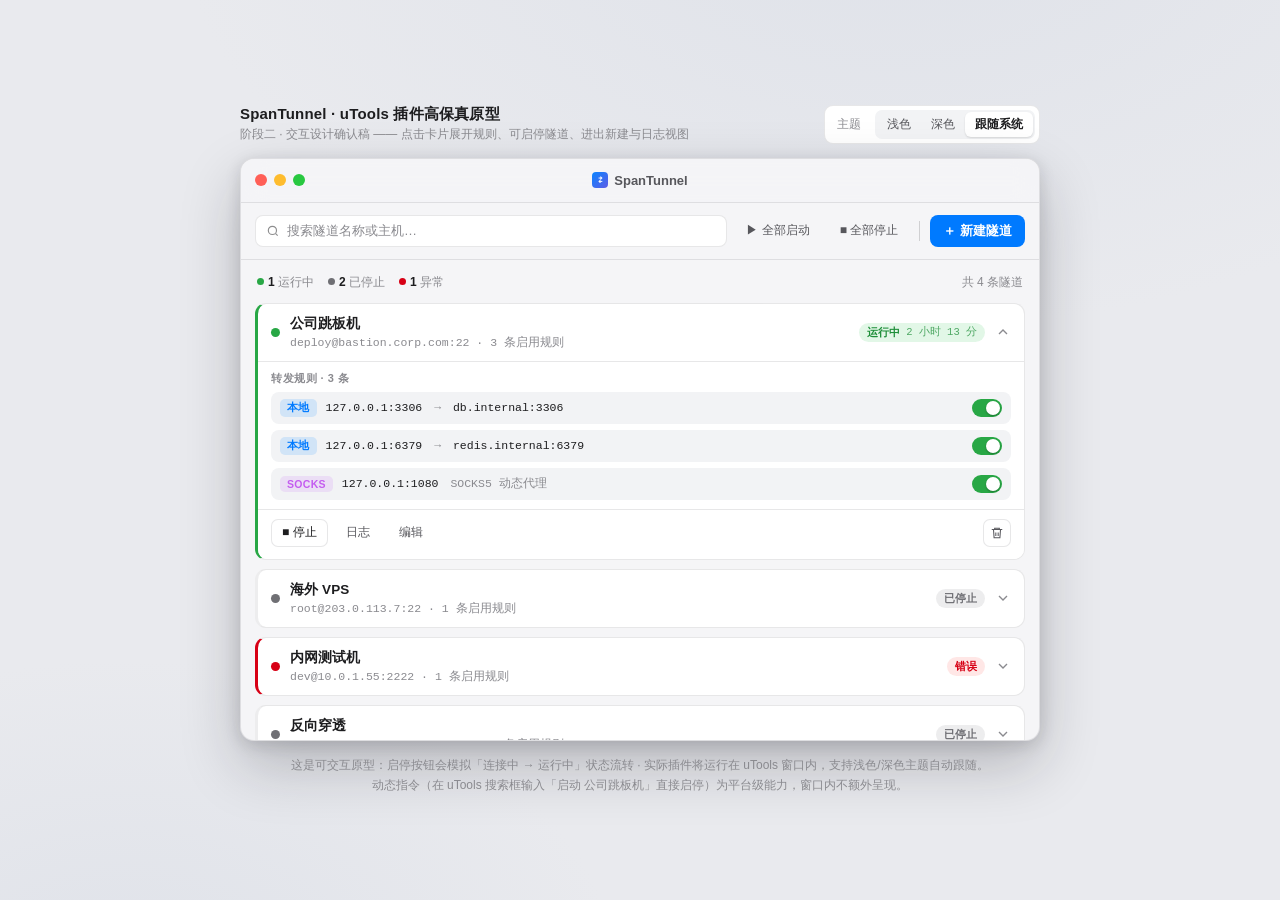
<file: docs/ui-prototype.html>
<!DOCTYPE html>
<html lang="zh-CN">
<head>
<meta charset="utf-8">
<meta name="viewport" content="width=device-width, initial-scale=1">
<title>SpanTunnel · 高保真原型</title>
<style>
  /* ============ 主题令牌 ============ */
  :root{
    --bg:#e9eaee;
    --bg-accent:#dfe2e9;
    --win-bg:#f5f5f7;
    --titlebar:rgba(245,245,247,.82);
    --surface:#ffffff;
    --surface-2:#f2f3f5;
    --surface-3:#e9eaed;
    --border:rgba(60,60,67,.12);
    --border-strong:rgba(60,60,67,.2);
    --text:#1d1d1f;
    --text-2:#57575c;
    --text-3:#8a8a8f;
    --accent:#007aff;
    --accent-press:#0064d1;
    --on-accent:#ffffff;
    --green:#28a745; --green-strong:#1f8f3a; --green-bg:rgba(52,199,89,.14);
    --amber:#b96b00; --amber-bg:rgba(255,159,10,.16);
    --red:#d70015;   --red-bg:rgba(255,59,48,.12);
    --grey:#6f6f74;  --grey-bg:rgba(142,142,147,.16);
    --shadow:0 24px 60px rgba(20,22,30,.24), 0 4px 16px rgba(20,22,30,.14);
    --mono:"SF Mono",SFMono-Regular,Menlo,Consolas,"Liberation Mono",monospace;
    --sans:-apple-system,BlinkMacSystemFont,"SF Pro Text","Segoe UI",Roboto,"PingFang SC","Hiragino Sans GB","Microsoft YaHei",sans-serif;
  }
  @media (prefers-color-scheme: dark){
    :root:not([data-theme="light"]){
      --bg:#111114;
      --bg-accent:#17171c;
      --win-bg:#1c1c1e;
      --titlebar:rgba(30,30,33,.82);
      --surface:#262629;
      --surface-2:#2e2e32;
      --surface-3:#3a3a3f;
      --border:rgba(255,255,255,.10);
      --border-strong:rgba(255,255,255,.2);
      --text:#f5f5f7;
      --text-2:#b4b4ba;
      --text-3:#84848a;
      --accent:#0a84ff;
      --accent-press:#3395ff;
      --on-accent:#ffffff;
      --green:#30d158; --green-strong:#30d158; --green-bg:rgba(48,209,88,.16);
      --amber:#ff9f0a; --amber-bg:rgba(255,159,10,.15);
      --red:#ff453a;   --red-bg:rgba(255,69,58,.16);
      --grey:#98989d;  --grey-bg:rgba(152,152,157,.16);
      --shadow:0 24px 60px rgba(0,0,0,.55), 0 4px 16px rgba(0,0,0,.4);
    }
  }
  :root[data-theme="dark"]{
    --bg:#111114;
    --bg-accent:#17171c;
    --win-bg:#1c1c1e;
    --titlebar:rgba(30,30,33,.82);
    --surface:#262629;
    --surface-2:#2e2e32;
    --surface-3:#3a3a3f;
    --border:rgba(255,255,255,.10);
    --border-strong:rgba(255,255,255,.2);
    --text:#f5f5f7;
    --text-2:#b4b4ba;
    --text-3:#84848a;
    --accent:#0a84ff;
    --accent-press:#3395ff;
    --on-accent:#ffffff;
    --green:#30d158; --green-strong:#30d158; --green-bg:rgba(48,209,88,.16);
    --amber:#ff9f0a; --amber-bg:rgba(255,159,10,.15);
    --red:#ff453a;   --red-bg:rgba(255,69,58,.16);
    --grey:#98989d;  --grey-bg:rgba(152,152,157,.16);
    --shadow:0 24px 60px rgba(0,0,0,.55), 0 4px 16px rgba(0,0,0,.4);
  }

  *{box-sizing:border-box;margin:0;padding:0}
  html,body{height:100%}
  body{
    font-family:var(--sans);
    background:
      radial-gradient(1200px 700px at 70% -10%, var(--bg-accent), transparent 60%),
      radial-gradient(900px 600px at 10% 110%, var(--bg-accent), transparent 55%),
      var(--bg);
    color:var(--text);
    -webkit-font-smoothing:antialiased;
    display:flex;align-items:center;justify-content:center;
    padding:32px 20px;min-height:100vh;
    transition:background .3s;
  }
  .stage{width:800px;max-width:100%;display:flex;flex-direction:column;gap:14px}

  /* ============ 原型顶部说明 ============ */
  .stage-head{display:flex;align-items:center;justify-content:space-between;gap:12px;flex-wrap:wrap}
  .stage-title{display:flex;flex-direction:column;gap:2px}
  .stage-title b{font-size:15px;font-weight:650;letter-spacing:.2px}
  .stage-title span{font-size:12px;color:var(--text-3)}
  .proto-controls{display:flex;align-items:center;gap:6px;background:var(--surface);
    border:1px solid var(--border);border-radius:9px;padding:4px}
  .proto-controls .lbl{font-size:12px;color:var(--text-3);padding:0 8px}
  .seg{display:flex;background:var(--surface-2);border-radius:7px;padding:2px}
  .seg button{border:0;background:transparent;color:var(--text-2);font-size:12px;
    padding:4px 10px;border-radius:6px;cursor:pointer;font-family:inherit}
  .seg button.on{background:var(--surface);color:var(--text);box-shadow:0 1px 2px rgba(0,0,0,.12);font-weight:600}

  /* ============ uTools 窗口 ============ */
  .utools-window{
    width:100%;background:var(--win-bg);
    border:1px solid var(--border);
    border-radius:14px;box-shadow:var(--shadow);overflow:hidden;
    display:flex;flex-direction:column;
  }
  .titlebar{
    height:44px;display:flex;align-items:center;gap:8px;padding:0 14px;
    background:var(--titlebar);backdrop-filter:blur(12px);
    border-bottom:1px solid var(--border);position:relative;flex:none;
  }
  .lights{display:flex;gap:7px}
  .lights i{width:12px;height:12px;border-radius:50%;display:block}
  .lights .r{background:#ff5f57}.lights .y{background:#febc2e}.lights .g{background:#28c840}
  .win-title{position:absolute;left:0;right:0;text-align:center;font-size:13px;
    font-weight:600;color:var(--text-2);pointer-events:none;display:flex;align-items:center;
    justify-content:center;gap:6px}
  .win-title .plg-icon{width:16px;height:16px;border-radius:4px;background:linear-gradient(135deg,#0a84ff,#5e5ce6);
    display:inline-flex;align-items:center;justify-content:center;color:#fff;font-size:9px;font-weight:700}

  /* ============ 工具栏 ============ */
  .toolbar{display:flex;align-items:center;gap:8px;padding:12px 14px;border-bottom:1px solid var(--border);flex:none}
  .search{flex:1;display:flex;align-items:center;gap:7px;background:var(--surface);
    border:1px solid var(--border);border-radius:8px;padding:0 10px;height:32px;min-width:120px}
  .search svg{flex:none;opacity:.5}
  .search input{border:0;outline:0;background:transparent;flex:1;font-family:inherit;
    font-size:13px;color:var(--text)}
  .search input::placeholder{color:var(--text-3)}
  .btn{display:inline-flex;align-items:center;gap:5px;border-radius:8px;cursor:pointer;
    font-family:inherit;font-size:13px;font-weight:500;padding:0 12px;height:32px;
    border:1px solid var(--border);background:var(--surface);color:var(--text);
    transition:filter .12s, transform .05s;white-space:nowrap}
  .btn:hover{filter:brightness(.97)}
  .btn:active{transform:scale(.985)}
  .btn.primary{background:var(--accent);border-color:transparent;color:var(--on-accent);font-weight:600}
  .btn.primary:hover{background:var(--accent-press)}
  .btn.ghost{background:transparent;border-color:transparent;color:var(--text-2)}
  .btn.ghost:hover{background:var(--surface-2)}
  .btn.sm{height:28px;padding:0 10px;font-size:12px;border-radius:7px}
  .btn .ic{width:13px;height:13px}
  .divider{width:1px;height:20px;background:var(--border-strong);margin:0 2px}

  /* ============ 面板主体 ============ */
  .panel{height:480px;overflow-y:auto;position:relative}
  .panel::-webkit-scrollbar{width:9px}
  .panel::-webkit-scrollbar-thumb{background:var(--border-strong);border-radius:9px;border:2px solid var(--win-bg)}
  .view{padding:12px 14px 20px}
  .summary{display:flex;gap:14px;padding:2px 2px 12px;font-size:12px;color:var(--text-3);flex-wrap:wrap}
  .summary b{color:var(--text);font-weight:600}
  .summary .dot{display:inline-block;width:7px;height:7px;border-radius:50%;margin-right:4px;vertical-align:1px}

  /* ============ 隧道卡片 ============ */
  .card{background:var(--surface);border:1px solid var(--border);border-radius:11px;
    margin-bottom:9px;overflow:hidden;transition:border-color .15s, box-shadow .15s}
  .card:hover{border-color:var(--border-strong)}
  .card.running{border-left:3px solid var(--green)}
  .card.error{border-left:3px solid var(--red)}
  .card.connecting{border-left:3px solid var(--amber)}
  .card.stopped{border-left:3px solid var(--grey-bg)}
  .card-head{display:flex;align-items:center;gap:10px;padding:11px 13px;cursor:pointer;user-select:none}
  .card-head:hover{background:var(--surface-2)}
  .status-dot{width:9px;height:9px;border-radius:50%;flex:none;background:var(--grey)}
  .running .status-dot{background:var(--green)}
  .error .status-dot{background:var(--red)}
  .connecting .status-dot{background:var(--amber);animation:pulse 1.1s ease-in-out infinite}
  @keyframes pulse{0%,100%{opacity:1;transform:scale(1)}50%{opacity:.45;transform:scale(.8)}}
  .card-id{flex:1;min-width:0}
  .card-name{font-size:13.5px;font-weight:600;letter-spacing:.1px;display:flex;align-items:center;gap:7px}
  .card-sub{font-family:var(--mono);font-size:11.5px;color:var(--text-3);margin-top:2px;
    overflow:hidden;text-overflow:ellipsis;white-space:nowrap}
  .chip{display:inline-flex;align-items:center;gap:4px;font-size:11px;font-weight:600;
    padding:2px 8px;border-radius:20px;flex:none}
  .chip .up{font-weight:500;font-family:var(--mono);font-size:10.5px;opacity:.75;margin-left:2px}
  .chip.running{background:var(--green-bg);color:var(--green-strong)}
  .chip.error{background:var(--red-bg);color:var(--red)}
  .chip.connecting{background:var(--amber-bg);color:var(--amber)}
  .chip.stopped{background:var(--grey-bg);color:var(--grey)}
  .chev{flex:none;width:16px;height:16px;color:var(--text-3);transition:transform .18s}
  .card.open .chev{transform:rotate(180deg)}

  .card-body{display:none;border-top:1px solid var(--border);background:var(--surface)}
  .card.open .card-body{display:block}
  .err-banner{display:flex;align-items:center;gap:7px;margin:10px 13px 0;padding:8px 10px;
    background:var(--red-bg);border-radius:8px;font-size:12px;color:var(--red)}
  .rules{padding:9px 13px 3px}
  .rules-title{font-size:11px;color:var(--text-3);letter-spacing:.5px;margin-bottom:6px;font-weight:600}
  .rule{display:flex;align-items:center;gap:9px;padding:7px 9px;border-radius:8px;
    background:var(--surface-2);margin-bottom:6px;font-family:var(--mono);font-size:11.5px}
  .rule .sw{margin-left:auto}
  .rchip{font-family:var(--sans);font-size:10.5px;font-weight:700;padding:2px 7px;border-radius:5px;flex:none;letter-spacing:.3px}
  .rchip.L{background:rgba(10,132,255,.14);color:var(--accent)}
  .rchip.R{background:rgba(94,92,230,.14);color:#7a78f0}
  .rchip.D{background:rgba(191,90,242,.14);color:#c45cf0}
  .rule .map{color:var(--text);white-space:nowrap;overflow:hidden;text-overflow:ellipsis}
  .rule .map .arr{color:var(--text-3);margin:0 5px}
  .rule.off{opacity:.5}
  .card-foot{display:flex;align-items:center;gap:7px;padding:9px 13px 12px;border-top:1px solid var(--border)}
  .card-foot .spacer{flex:1}
  .icon-btn{width:28px;height:28px;border-radius:7px;border:1px solid var(--border);
    background:var(--surface);color:var(--text-2);cursor:pointer;display:inline-flex;
    align-items:center;justify-content:center;transition:background .12s}
  .icon-btn:hover{background:var(--surface-2)}
  .icon-btn.danger:hover{background:var(--red-bg);color:var(--red)}
  .icon-btn svg{width:14px;height:14px}

  /* 开关 */
  .sw{position:relative;width:30px;height:18px;flex:none;cursor:pointer}
  .sw input{display:none}
  .sw .tr{position:absolute;inset:0;background:var(--surface-3);border-radius:20px;transition:background .15s}
  .sw .kn{position:absolute;top:2px;left:2px;width:14px;height:14px;border-radius:50%;
    background:#fff;box-shadow:0 1px 2px rgba(0,0,0,.3);transition:left .15s}
  .sw input:checked + .tr{background:var(--green)}
  .sw input:checked + .tr + .kn{left:14px}

  /* ============ 空状态 ============ */
  .empty{display:flex;flex-direction:column;align-items:center;justify-content:center;
    padding:60px 20px;color:var(--text-3);text-align:center;gap:10px}
  .empty .big{width:54px;height:54px;border-radius:14px;background:var(--surface-2);
    display:flex;align-items:center;justify-content:center}
  .empty b{color:var(--text);font-size:14px}
  .empty span{font-size:12px;max-width:280px;line-height:1.6}

  /* ============ 表单 ============ */
  .form-head{display:flex;align-items:center;gap:10px;padding-bottom:14px}
  .form-head h2{font-size:16px;font-weight:650;flex:1}
  .field-grid{display:grid;grid-template-columns:1fr 1fr;gap:10px 12px}
  .field{display:flex;flex-direction:column;gap:5px}
  .field.full{grid-column:1/-1}
  .field label{font-size:12px;color:var(--text-2);font-weight:600}
  .field label .req{color:var(--red)}
  .field input,.field select{height:34px;border:1px solid var(--border);border-radius:8px;
    background:var(--surface);color:var(--text);font-family:inherit;font-size:13px;
    padding:0 10px;outline:none;width:100%}
  .field input.mono{font-family:var(--mono);font-size:12.5px}
  .field input:focus,.field select:focus{border-color:var(--accent);box-shadow:0 0 0 3px rgba(0,122,255,.15)}
  .field .hint{font-size:11px;color:var(--text-3)}
  .section{background:var(--surface);border:1px solid var(--border);border-radius:11px;
    padding:14px;margin-bottom:12px}
  .section h3{font-size:12.5px;font-weight:700;letter-spacing:.4px;color:var(--text-2);
    margin-bottom:12px;display:flex;align-items:center;gap:6px}
  .authrow{display:flex;gap:6px;margin-bottom:12px}
  .auth-opt{flex:1;text-align:center;padding:8px 6px;border:1px solid var(--border);
    border-radius:8px;font-size:12.5px;cursor:pointer;color:var(--text-2);background:var(--surface);
    transition:all .12s}
  .auth-opt.on{border-color:var(--accent);background:rgba(0,122,255,.09);color:var(--accent);font-weight:600}
  .keyrow{display:flex;gap:8px}
  .keyrow input{flex:1}

  /* 规则编辑行 */
  .rule-edit{display:grid;grid-template-columns:auto 1fr 1fr auto auto;gap:8px;align-items:center;
    background:var(--surface-2);border-radius:9px;padding:9px;margin-bottom:8px}
  .rule-edit select,.rule-edit input{height:30px;border:1px solid var(--border);border-radius:7px;
    background:var(--surface);color:var(--text);font-family:var(--mono);font-size:12px;padding:0 8px;width:100%}
  .rule-edit .typ{width:88px;font-family:var(--sans)}
  .rule-edit .to{color:var(--text-3);text-align:center;font-size:12px}
  .form-foot{display:flex;justify-content:flex-end;gap:8px;padding-top:4px}

  /* ============ 日志 ============ */
  .log-head{display:flex;align-items:center;gap:10px;padding-bottom:12px}
  .log-head .ttl{flex:1;display:flex;flex-direction:column;gap:2px}
  .log-head b{font-size:14px}
  .log-head span{font-size:11px;color:var(--text-3);font-family:var(--mono)}
  .logbox{background:#0e0f12;color:#c8ccd4;border-radius:10px;padding:12px 14px;
    font-family:var(--mono);font-size:11.5px;line-height:1.7;height:360px;overflow-y:auto;
    border:1px solid var(--border)}
  .logbox::-webkit-scrollbar{width:8px}
  .logbox::-webkit-scrollbar-thumb{background:#3a3d44;border-radius:8px}
  .logbox .ts{color:#5c616c}
  .logbox .ok{color:#4ade80}
  .logbox .warn{color:#fbbf24}
  .logbox .dim{color:#8b909c}

  /* ============ Toast ============ */
  .toast-wrap{position:fixed;left:50%;bottom:30px;transform:translateX(-50%);
    display:flex;flex-direction:column;gap:8px;z-index:50;align-items:center}
  .toast{background:var(--text);color:var(--win-bg);font-size:13px;padding:9px 16px;
    border-radius:9px;box-shadow:0 8px 24px rgba(0,0,0,.3);display:flex;align-items:center;gap:8px;
    animation:rise .25s ease;font-weight:500}
  @keyframes rise{from{opacity:0;transform:translateY(10px)}to{opacity:1;transform:translateY(0)}}
  .toast .tdot{width:7px;height:7px;border-radius:50%}

  .stage-foot{font-size:12px;color:var(--text-3);text-align:center;line-height:1.7}
  .stage-foot kbd{background:var(--surface);border:1px solid var(--border);border-radius:5px;
    padding:1px 6px;font-family:var(--mono);font-size:11px}
  .hidden{display:none!important}
  .spin{display:inline-block;width:11px;height:11px;border:2px solid var(--amber);
    border-top-color:transparent;border-radius:50%;animation:rot .7s linear infinite;vertical-align:-1px}
  @keyframes rot{to{transform:rotate(360deg)}}
</style>
</head>
<body>
<div class="stage">

  <!-- 原型控制（非插件本体） -->
  <div class="stage-head">
    <div class="stage-title">
      <b>SpanTunnel · uTools 插件高保真原型</b>
      <span>阶段二 · 交互设计确认稿 —— 点击卡片展开规则、可启停隧道、进出新建与日志视图</span>
    </div>
    <div class="proto-controls">
      <span class="lbl">主题</span>
      <div class="seg" id="themeSeg">
        <button data-t="light">浅色</button>
        <button data-t="dark">深色</button>
        <button data-t="" class="on">跟随系统</button>
      </div>
    </div>
  </div>

  <!-- uTools 窗口 -->
  <div class="utools-window">
    <div class="titlebar">
      <div class="lights"><i class="r"></i><i class="y"></i><i class="g"></i></div>
      <div class="win-title"><span class="plg-icon">⇄</span>SpanTunnel</div>
    </div>

    <!-- 工具栏 -->
    <div class="toolbar" id="toolbar">
      <div class="search">
        <svg width="14" height="14" viewBox="0 0 24 24" fill="none" stroke="currentColor" stroke-width="2"><circle cx="11" cy="11" r="7"/><path d="m20 20-3.5-3.5"/></svg>
        <input id="searchInput" placeholder="搜索隧道名称或主机…">
      </div>
      <button class="btn ghost sm" id="btnStartAll" title="启动全部已停止隧道">▶ 全部启动</button>
      <button class="btn ghost sm" id="btnStopAll" title="停止全部运行中隧道">■ 全部停止</button>
      <div class="divider"></div>
      <button class="btn primary" id="btnNew">＋ 新建隧道</button>
    </div>

    <!-- 面板 -->
    <div class="panel">
      <!-- 列表视图 -->
      <div class="view" id="viewList">
        <div class="summary" id="summary"></div>
        <div id="cardList"></div>
        <div class="empty hidden" id="emptyState">
          <div class="big">
            <svg width="26" height="26" viewBox="0 0 24 24" fill="none" stroke="currentColor" stroke-width="1.6"><path d="M7 8h10M7 12h10M7 16h6"/><rect x="3" y="4" width="18" height="16" rx="3"/></svg>
          </div>
          <b>还没有隧道</b>
          <span>点击「＋ 新建隧道」创建第一条 SSH 端口转发，或在 uTools 搜索框输入「新建 SSH 隧道」。</span>
          <button class="btn primary" style="margin-top:6px" onclick="showForm()">＋ 新建隧道</button>
        </div>
      </div>

      <!-- 表单视图 -->
      <div class="view hidden" id="viewForm">
        <div class="form-head">
          <button class="btn ghost sm" onclick="showList()">← 返回</button>
          <h2 id="formTitle">新建隧道</h2>
        </div>

        <div class="section">
          <h3>连接</h3>
          <div class="field-grid">
            <div class="field"><label>隧道名称 <span class="req">*</span></label>
              <input id="f_name" placeholder="例如：公司跳板机"></div>
            <div class="field"><label>主机 <span class="req">*</span></label>
              <input id="f_host" class="mono" placeholder="bastion.corp.com 或 10.0.0.1"></div>
            <div class="field"><label>端口</label>
              <input id="f_port" class="mono" value="22"></div>
            <div class="field"><label>用户名 <span class="req">*</span></label>
              <input id="f_user" class="mono" placeholder="deploy"></div>
          </div>
        </div>

        <div class="section">
          <h3>认证方式</h3>
          <div class="authrow" id="authRow">
            <div class="auth-opt on" data-m="key">密钥文件</div>
            <div class="auth-opt" data-m="password">密码</div>
            <div class="auth-opt" data-m="agent">ssh-agent</div>
          </div>
          <div id="auth_key" class="field full">
            <label>私钥路径</label>
            <div class="keyrow">
              <input id="f_key" class="mono" value="~/.ssh/id_ed25519">
              <button class="btn sm" type="button">浏览…</button>
            </div>
            <div class="hint" style="margin-top:5px">passphrase 将在连接时安全读取并加密暂存，不写入配置文件。</div>
          </div>
          <div id="auth_password" class="field full hidden">
            <label>密码</label>
            <input id="f_pass" type="password" placeholder="••••••••">
            <div class="hint" style="margin-top:5px">密码使用 uTools 加密存储（dbCryptoStorage），不参与云同步。</div>
          </div>
          <div id="auth_agent" class="field full hidden">
            <div class="hint">将使用当前 ssh-agent 中已加载的密钥。<br>检测到 agent：<span style="color:var(--green)">✓ /tmp/launch-XXX/agents（2 个密钥）</span></div>
          </div>
        </div>

        <div class="section">
          <h3>转发规则 <span style="font-weight:400;color:var(--text-3)">（一个隧道可多条）</span></h3>
          <div id="ruleEditor"></div>
          <button class="btn sm" type="button" id="btnAddRule">＋ 添加规则</button>
        </div>

        <div class="section">
          <h3 style="cursor:pointer" onclick="toggleAdv()">高级选项 <span id="advChev" style="font-size:10px">▾</span></h3>
          <div id="advBox" class="hidden">
            <div class="field-grid">
              <div class="field"><label>自动重连</label>
                <label class="sw" style="margin-top:4px"><input type="checkbox" checked><span class="tr"></span><span class="kn"></span></label></div>
              <div class="field"><label>保活间隔（秒）</label><input class="mono" value="30"></div>
              <div class="field"><label>连接超时（秒）</label><input class="mono" value="15"></div>
              <div class="field"><label>主机密钥校验</label>
                <select><option>accept-new（推荐）</option><option>yes</option><option>no</option></select></div>
            </div>
          </div>
        </div>

        <div class="form-foot">
          <button class="btn" onclick="showList()">取消</button>
          <button class="btn primary" id="btnSave">保存隧道</button>
        </div>
      </div>

      <!-- 日志视图 -->
      <div class="view hidden" id="viewLog">
        <div class="log-head">
          <button class="btn ghost sm" onclick="showList()">← 返回</button>
          <div class="ttl"><b id="logName">公司跳板机</b><span id="logPath">~/.utools-ssh-tunnel/logs/tunnel_a1b2.log</span></div>
          <button class="btn sm" onclick="toast('日志已刷新')">刷新</button>
          <button class="btn sm" onclick="toast('日志已清空')">清空</button>
        </div>
        <div class="logbox" id="logBox"></div>
      </div>
    </div>
  </div>

  <div class="stage-foot">
    这是可交互原型：启停按钮会模拟「连接中 → 运行中」状态流转 · 实际插件将运行在 uTools 窗口内，支持浅色/深色主题自动跟随。<br>
    动态指令（在 uTools 搜索框输入「启动 公司跳板机」直接启停）为平台级能力，窗口内不额外呈现。
  </div>
</div>

<div class="toast-wrap" id="toastWrap"></div>

<script>
/* ================= 数据 ================= */
let tunnels = [
  { id:'t1', name:'公司跳板机', host:'bastion.corp.com', port:22, user:'deploy',
    auth:'key', status:'running', uptime:'2 小时 13 分', open:true,
    rules:[
      {t:'L', en:true,  local:'127.0.0.1:3306', remote:'db.internal:3306', tag:'MySQL'},
      {t:'L', en:true,  local:'127.0.0.1:6379', remote:'redis.internal:6379', tag:'Redis'},
      {t:'D', en:true,  local:'127.0.0.1:1080', tag:'SOCKS5'}
    ]},
  { id:'t2', name:'海外 VPS', host:'203.0.113.7', port:22, user:'root',
    auth:'password', status:'stopped', open:false,
    rules:[ {t:'L', en:true, local:'127.0.0.1:8080', remote:'127.0.0.1:8080', tag:'Web'} ]},
  { id:'t3', name:'内网测试机', host:'10.0.1.55', port:2222, user:'dev',
    auth:'password', status:'error', open:false,
    error:'认证失败：密码或密钥不正确（Permission denied）',
    rules:[ {t:'L', en:true, local:'127.0.0.1:5432', remote:'127.0.0.1:5432', tag:'PostgreSQL'} ]},
  { id:'t4', name:'反向穿透', host:'edge.example.net', port:22, user:'tunnel',
    auth:'key', status:'stopped', open:false,
    rules:[ {t:'R', en:true, local:'9000', remote:'127.0.0.1:3000', tag:'暴露本机'} ]}
];

const STATUS = {
  running:{txt:'运行中', cls:'running'},
  connecting:{txt:'连接中', cls:'connecting'},
  stopped:{txt:'已停止', cls:'stopped'},
  error:{txt:'错误', cls:'error'}
};
const TYPE = {L:'本地', R:'反向', D:'SOCKS'};

/* ================= 渲染 ================= */
function esc(s){return String(s).replace(/[&<>"]/g, c=>({'&':'&amp;','<':'&lt;','>':'&gt;','"':'&quot;'}[c]));}

function renderSummary(){
  const c = {running:0, stopped:0, error:0};
  tunnels.forEach(t=>{ if(t.status==='connecting') c.running++; else if(c[t.status]!=null) c[t.status]++; });
  document.getElementById('summary').innerHTML =
    `<span><span class="dot" style="background:var(--green)"></span><b>${c.running}</b> 运行中</span>`+
    `<span><span class="dot" style="background:var(--grey)"></span><b>${c.stopped}</b> 已停止</span>`+
    `<span><span class="dot" style="background:var(--red)"></span><b>${c.error}</b> 异常</span>`+
    `<span style="margin-left:auto">共 ${tunnels.length} 条隧道</span>`;
}

function ruleMap(r){
  if(r.t==='D') return `<span class="map">${esc(r.local)} <span class="arr">SOCKS5 动态代理</span></span>`;
  if(r.t==='R') return `<span class="map">远端 :${esc(r.local)} <span class="arr">→</span> ${esc(r.remote)}</span>`;
  return `<span class="map">${esc(r.local)} <span class="arr">→</span> ${esc(r.remote)}</span>`;
}

function renderCards(){
  const q = document.getElementById('searchInput').value.trim().toLowerCase();
  const list = document.getElementById('cardList');
  const shown = tunnels.filter(t=>!q || t.name.toLowerCase().includes(q) || t.host.toLowerCase().includes(q));
  list.innerHTML = '';
  document.getElementById('emptyState').classList.toggle('hidden', shown.length>0);

  shown.forEach(t=>{
    const st = STATUS[t.status];
    const activeRules = t.rules.filter(r=>r.en).length;
    const el = document.createElement('div');
    el.className = `card ${st.cls} ${t.open?'open':''}`;
    el.dataset.id = t.id;

    let body = '';
    if(t.status==='error' && t.error){
      body += `<div class="err-banner">⚠ ${esc(t.error)}</div>`;
    }
    body += `<div class="rules"><div class="rules-title">转发规则 · ${t.rules.length} 条</div>`;
    t.rules.forEach((r,i)=>{
      body += `<div class="rule ${r.en?'':'off'}">
        <span class="rchip ${r.t}">${TYPE[r.t]}</span>
        ${ruleMap(r)}
        <label class="sw" title="${r.en?'停用':'启用'}该规则">
          <input type="checkbox" ${r.en?'checked':''} onchange="toggleRule('${t.id}',${i},this.checked)">
          <span class="tr"></span><span class="kn"></span>
        </label>
      </div>`;
    });
    body += `</div>`;

    const isRun = t.status==='running';
    const isConn = t.status==='connecting';
    body += `<div class="card-foot">
      ${isConn
        ? `<button class="btn sm" onclick="event.stopPropagation();stopTunnel('${t.id}')"><span class="spin"></span>&nbsp;取消连接</button>`
        : isRun
          ? `<button class="btn sm" onclick="event.stopPropagation();stopTunnel('${t.id}')">■ 停止</button>`
          : `<button class="btn sm primary" onclick="event.stopPropagation();startTunnel('${t.id}')">▶ 启动</button>`}
      <button class="btn sm ghost" onclick="event.stopPropagation();showLog('${t.id}')">日志</button>
      <button class="btn sm ghost" onclick="event.stopPropagation();showForm('${t.id}')">编辑</button>
      <span class="spacer"></span>
      <button class="icon-btn danger" title="删除隧道" onclick="event.stopPropagation();delTunnel('${t.id}')">
        <svg viewBox="0 0 24 24" fill="none" stroke="currentColor" stroke-width="1.8"><path d="M3 6h18M8 6V4h8v2M6 6l1 14h10l1-14M10 11v6M14 11v6"/></svg>
      </button>
    </div>`;

    el.innerHTML = `
      <div class="card-head" onclick="toggleOpen('${t.id}')">
        <span class="status-dot"></span>
        <div class="card-id">
          <div class="card-name">${esc(t.name)}</div>
          <div class="card-sub">${esc(t.user)}@${esc(t.host)}:${t.port} · ${activeRules} 条启用规则</div>
        </div>
        <span class="chip ${st.cls}">${isConn?'<span class="spin"></span>&nbsp;':(isRun?'':'')}${st.txt}${isRun&&t.uptime?`<span class="up">${t.uptime}</span>`:''}</span>
        <svg class="chev" viewBox="0 0 24 24" fill="none" stroke="currentColor" stroke-width="2"><path d="m6 9 6 6 6-6"/></svg>
      </div>
      <div class="card-body">${body}</div>`;
    list.appendChild(el);
  });
  renderSummary();
}

/* ================= 交互 ================= */
function toggleOpen(id){ const t=tunnels.find(x=>x.id===id); t.open=!t.open; renderCards(); }
function toggleRule(id,i,en){ const t=tunnels.find(x=>x.id===id); t.rules[i].en=en; renderCards();
  toast(en?'已启用规则':'已停用规则，重启隧道后生效'); }

function startTunnel(id){
  const t=tunnels.find(x=>x.id===id);
  if(!t.rules.some(r=>r.en)){ toast('该隧道没有启用的转发规则，无法启动'); return; }
  t.status='connecting'; t.open=true; renderCards();
  setTimeout(()=>{ t.status='running'; t.uptime='刚刚'; renderCards(); toast(`已启动「${t.name}」`, 'green'); }, 1400);
}
function stopTunnel(id){
  const t=tunnels.find(x=>x.id===id);
  const wasConn = t.status==='connecting';
  t.status='stopped'; t.uptime=null; renderCards();
  toast(wasConn?`已取消连接「${t.name}」`:`已停止「${t.name}」`);
}
function delTunnel(id){
  const t=tunnels.find(x=>x.id===id);
  tunnels = tunnels.filter(x=>x.id!==id);
  renderCards(); toast(`已删除「${t.name}」`);
}

document.getElementById('btnStartAll').onclick = ()=>{
  const targets = tunnels.filter(t=>t.status==='stopped'||t.status==='error');
  if(!targets.length){ toast('没有可启动的隧道'); return; }
  targets.forEach(t=>startTunnel(t.id));
};
document.getElementById('btnStopAll').onclick = ()=>{
  const targets = tunnels.filter(t=>t.status==='running'||t.status==='connecting');
  if(!targets.length){ toast('没有运行中的隧道'); return; }
  targets.forEach(t=>stopTunnel(t.id));
};
document.getElementById('searchInput').oninput = renderCards;

/* ---- 视图切换 ---- */
function setView(v){
  ['viewList','viewForm','viewLog'].forEach(x=>document.getElementById(x).classList.add('hidden'));
  document.getElementById(v).classList.remove('hidden');
  document.getElementById('toolbar').classList.toggle('hidden', v!=='viewList');
  document.querySelector('.panel').scrollTop = 0;
}
function showList(){ setView('viewList'); renderCards(); }
function showForm(id){
  const t = id ? tunnels.find(x=>x.id===id) : null;
  document.getElementById('formTitle').textContent = t ? `编辑「${t.name}」` : '新建隧道';
  document.getElementById('f_name').value = t? t.name : '';
  document.getElementById('f_host').value = t? t.host : '';
  document.getElementById('f_port').value = t? t.port : 22;
  document.getElementById('f_user').value = t? t.user : '';
  renderRuleEditor(t? t.rules : [{t:'L',en:true,local:'',remote:''}]);
  setView('viewForm');
}
window.showForm = showForm;

/* ---- 规则编辑器 ---- */
let editRules = [];
function renderRuleEditor(rules){
  editRules = rules.map(r=>({...r}));
  drawRules();
}
function drawRules(){
  const box = document.getElementById('ruleEditor'); box.innerHTML='';
  editRules.forEach((r,i)=>{
    const row = document.createElement('div'); row.className='rule-edit';
    const isD = r.t==='D';
    row.innerHTML = `
      <select class="typ" onchange="editRules[${i}].t=this.value;drawRules()">
        <option value="L" ${r.t==='L'?'selected':''}>本地转发</option>
        <option value="R" ${r.t==='R'?'selected':''}>反向转发</option>
        <option value="D" ${r.t==='D'?'selected':''}>动态 SOCKS</option>
      </select>
      <input placeholder="${isD?'SOCKS 端口 如 1080':'本地 127.0.0.1:3306'}" value="${esc(r.local||'')}">
      ${isD?`<input disabled placeholder="（动态代理，无需目标）" style="opacity:.45">`
           :`<input placeholder="${r.t==='R'?'目标 127.0.0.1:3000':'远程 db:3306'}" value="${esc(r.remote||'')}">`}
      <label class="sw" title="启用"><input type="checkbox" ${r.en?'checked':''} onchange="editRules[${i}].en=this.checked"><span class="tr"></span><span class="kn"></span></label>
      <button class="icon-btn danger" title="删除该规则" onclick="editRules.splice(${i},1);drawRules()">
        <svg viewBox="0 0 24 24" fill="none" stroke="currentColor" stroke-width="1.8"><path d="M18 6 6 18M6 6l12 12"/></svg>
      </button>`;
    box.appendChild(row);
  });
}
document.getElementById('btnAddRule').onclick = ()=>{ editRules.push({t:'L',en:true,local:'',remote:''}); drawRules(); };

/* ---- 认证切换 ---- */
document.getElementById('authRow').addEventListener('click', e=>{
  const opt = e.target.closest('.auth-opt'); if(!opt) return;
  document.querySelectorAll('.auth-opt').forEach(o=>o.classList.remove('on'));
  opt.classList.add('on');
  const m = opt.dataset.m;
  document.getElementById('auth_key').classList.toggle('hidden', m!=='key');
  document.getElementById('auth_password').classList.toggle('hidden', m!=='password');
  document.getElementById('auth_agent').classList.toggle('hidden', m!=='agent');
});
function toggleAdv(){ document.getElementById('advBox').classList.toggle('hidden');
  document.getElementById('advChev').textContent = document.getElementById('advBox').classList.contains('hidden')?'▾':'▴'; }
window.toggleAdv = toggleAdv;

document.getElementById('btnSave').onclick = ()=>{
  const name = document.getElementById('f_name').value.trim() || '未命名隧道';
  toast(`已保存「${name}」`, 'green'); showList();
};
document.getElementById('btnNew').onclick = ()=>showForm();

/* ---- 日志 ---- */
function showLog(id){
  const t = tunnels.find(x=>x.id===id);
  document.getElementById('logName').textContent = t.name;
  document.getElementById('logPath').textContent = `~/.utools-ssh-tunnel/logs/${t.id}.log`;
  document.getElementById('logBox').innerHTML =
`<span class="dim">$ ssh -N -T -L 127.0.0.1:3306:db.internal:3306 -L 127.0.0.1:6379:redis.internal:6379 \\
      -D 127.0.0.1:1080 -o ServerAliveInterval=30 deploy@bastion.corp.com</span>
<span class="ts">[10:23:01]</span> OpenSSH_9.6p1, LibreSSL 3.3.6
<span class="ts">[10:23:01]</span> <span class="dim">debug1: Connecting to bastion.corp.com [203.0.113.10] port 22.</span>
<span class="ts">[10:23:01]</span> <span class="dim">debug1: Connection established.</span>
<span class="ts">[10:23:02]</span> <span class="dim">debug1: Offering public key: /Users/you/.ssh/id_ed25519</span>
<span class="ts">[10:23:02]</span> <span class="ok">debug1: Authenticated to bastion.corp.com using "publickey".</span>
<span class="ts">[10:23:02]</span> <span class="ok">Local forwarding listening on 127.0.0.1 port 3306.</span>
<span class="ts">[10:23:02]</span> <span class="ok">Local forwarding listening on 127.0.0.1 port 6379.</span>
<span class="ts">[10:23:02]</span> <span class="ok">Local forwarding listening on 127.0.0.1 port 1080. (SOCKS5)</span>
<span class="ts">[12:36:44]</span> <span class="dim">debug1: client_alive_check: channel 0 keepalive ok</span>`;
  setView('viewLog');
}
window.showLog = showLog;

/* ---- Toast ---- */
function toast(msg, color){
  const el = document.createElement('div'); el.className='toast';
  el.innerHTML = `<span class="tdot" style="background:${color==='green'?'var(--green)':color==='red'?'var(--red)':'var(--accent)'}"></span>${esc(msg)}`;
  document.getElementById('toastWrap').appendChild(el);
  setTimeout(()=>{ el.style.opacity='0'; el.style.transition='opacity .3s'; setTimeout(()=>el.remove(),300); }, 2200);
}
window.toast = toast;

/* ---- 主题 ---- */
document.getElementById('themeSeg').addEventListener('click', e=>{
  const b = e.target.closest('button'); if(!b) return;
  document.querySelectorAll('#themeSeg button').forEach(x=>x.classList.remove('on'));
  b.classList.add('on');
  const t = b.dataset.t;
  if(t) document.documentElement.setAttribute('data-theme', t);
  else document.documentElement.removeAttribute('data-theme');
});

/* ---- 全局函数暴露 ---- */
window.toggleOpen=toggleOpen; window.toggleRule=toggleRule;
window.startTunnel=startTunnel; window.stopTunnel=stopTunnel; window.delTunnel=delTunnel;
window.showList=showList;

renderCards();
</script>
</body>
</html>
</file>
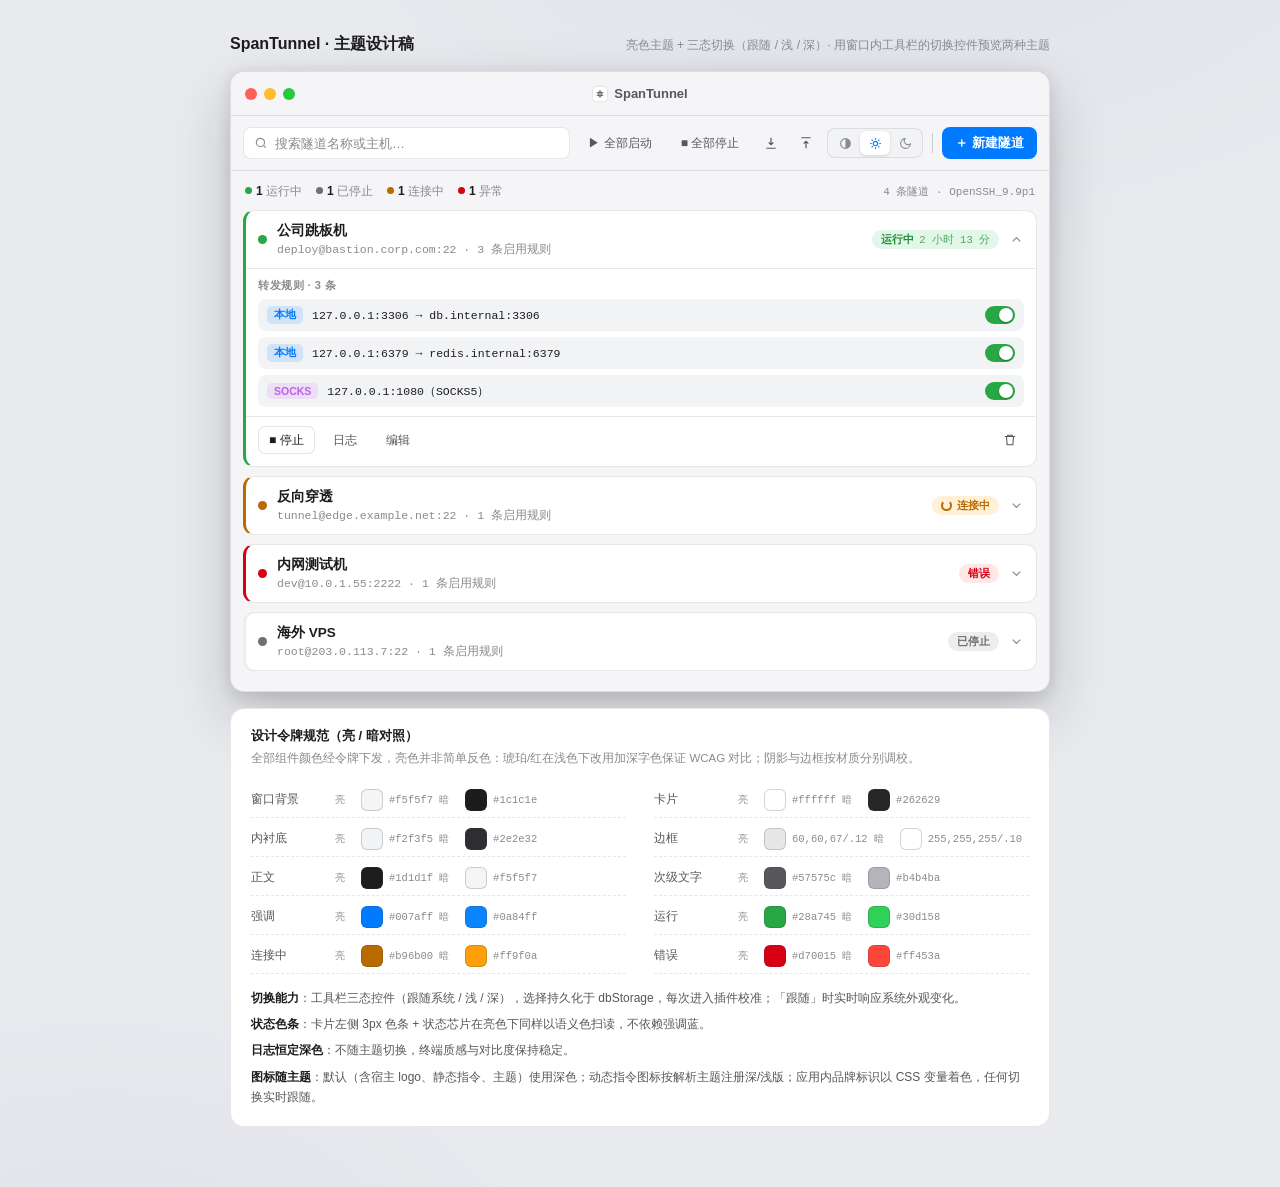
<file: docs/ui-theme-design.html>
<!DOCTYPE html>
<html lang="zh-CN" data-theme="light">
<head>
<meta charset="utf-8">
<meta name="viewport" content="width=device-width, initial-scale=1">
<title>SpanTunnel · 主题设计稿</title>
<style>
  /* ============ 主题令牌（与插件 css/style.css 同源） ============ */
  :root{
    --bg:#e9eaee; --bg-accent:#dfe2e9;
    --win-bg:#f5f5f7; --titlebar:rgba(245,245,247,.85);
    --surface:#ffffff; --surface-2:#f2f3f5; --surface-3:#e4e5e9;
    --border:rgba(60,60,67,.12); --border-strong:rgba(60,60,67,.22);
    --text:#1d1d1f; --text-2:#57575c; --text-3:#8a8a8f;
    --accent:#007aff; --accent-press:#0064d1; --on-accent:#ffffff;
    --green:#28a745; --green-strong:#1f8f3a; --green-bg:rgba(52,199,89,.14);
    --amber:#b96b00; --amber-bg:rgba(255,159,10,.16);
    --red:#d70015;   --red-bg:rgba(255,59,48,.12);
    --grey:#6f6f74;  --grey-bg:rgba(142,142,147,.16);
    --shadow:0 24px 60px rgba(20,22,30,.20), 0 4px 16px rgba(20,22,30,.12);
    --mono:"SF Mono",SFMono-Regular,Menlo,Consolas,monospace;
    --sans:-apple-system,BlinkMacSystemFont,"SF Pro Text","Segoe UI",Roboto,"PingFang SC","Hiragino Sans GB","Microsoft YaHei",sans-serif;
  }
  :root[data-theme="dark"]{
    --bg:#111114; --bg-accent:#17171c;
    --win-bg:#1c1c1e; --titlebar:rgba(30,30,33,.85);
    --surface:#262629; --surface-2:#2e2e32; --surface-3:#3a3a3f;
    --border:rgba(255,255,255,.10); --border-strong:rgba(255,255,255,.22);
    --text:#f5f5f7; --text-2:#b4b4ba; --text-3:#84848a;
    --accent:#0a84ff; --accent-press:#3395ff; --on-accent:#ffffff;
    --green:#30d158; --green-strong:#30d158; --green-bg:rgba(48,209,88,.16);
    --amber:#ff9f0a; --amber-bg:rgba(255,159,10,.15);
    --red:#ff453a;   --red-bg:rgba(255,69,58,.16);
    --grey:#98989d;  --grey-bg:rgba(152,152,157,.16);
    --shadow:0 24px 60px rgba(0,0,0,.55), 0 4px 16px rgba(0,0,0,.4);
  }

  *{box-sizing:border-box;margin:0;padding:0}
  body{font-family:var(--sans);color:var(--text);-webkit-font-smoothing:antialiased;
    background:radial-gradient(1100px 640px at 72% -10%, var(--bg-accent), transparent 60%),
               radial-gradient(900px 600px at 8% 110%, var(--bg-accent), transparent 55%), var(--bg);
    min-height:100vh;padding:34px 20px 60px;display:flex;justify-content:center;transition:background .3s}
  .stage{width:820px;max-width:100%;display:flex;flex-direction:column;gap:16px}

  .stage-head{display:flex;align-items:baseline;justify-content:space-between;gap:12px;flex-wrap:wrap}
  .stage-head b{font-size:16px;font-weight:700}
  .stage-head span{font-size:12px;color:var(--text-3)}

  /* ============ uTools 窗口 ============ */
  .utools-window{background:var(--win-bg);border:1px solid var(--border);border-radius:14px;
    box-shadow:var(--shadow);overflow:hidden;display:flex;flex-direction:column}
  .titlebar{height:44px;display:flex;align-items:center;gap:8px;padding:0 14px;
    background:var(--titlebar);backdrop-filter:blur(12px);border-bottom:1px solid var(--border);position:relative;flex:none}
  .lights{display:flex;gap:7px}
  .lights i{width:12px;height:12px;border-radius:50%}
  .lights .r{background:#ff5f57}.lights .y{background:#febc2e}.lights .g{background:#28c840}
  .win-title{position:absolute;left:0;right:0;text-align:center;font-size:13px;font-weight:600;color:var(--text-2);
    display:flex;align-items:center;justify-content:center;gap:6px;pointer-events:none}
  .win-title .plg-icon{width:16px;height:16px;border-radius:4px;background:var(--surface);border:1px solid var(--border);
    display:inline-flex;align-items:center;justify-content:center}
  .win-title .plg-icon svg{width:10px;height:10px}

  /* ============ 工具栏（含主题切换控件） ============ */
  .toolbar{display:flex;align-items:center;gap:7px;padding:11px 12px;border-bottom:1px solid var(--border);flex:none}
  .search{flex:1;display:flex;align-items:center;gap:7px;background:var(--surface);border:1px solid var(--border);
    border-radius:8px;padding:0 10px;height:32px;min-width:90px}
  .search svg{flex:none;opacity:.5}
  .search input{border:0;outline:0;background:transparent;flex:1;font-family:inherit;font-size:13px;color:var(--text)}
  .search input::placeholder{color:var(--text-3)}
  .btn{display:inline-flex;align-items:center;gap:5px;border-radius:8px;cursor:pointer;font-family:inherit;
    font-size:13px;font-weight:500;padding:0 12px;height:32px;border:1px solid var(--border);
    background:var(--surface);color:var(--text);white-space:nowrap}
  .btn.ghost{background:transparent;border-color:transparent;color:var(--text-2)}
  .btn.ghost:hover{background:var(--surface-2)}
  .btn.sm{height:28px;padding:0 10px;font-size:12px;border-radius:7px}
  .btn.primary{background:var(--accent);border-color:transparent;color:var(--on-accent);font-weight:600}
  .icon-btn{width:28px;height:28px;border-radius:7px;border:1px solid transparent;background:transparent;
    color:var(--text-2);cursor:pointer;display:inline-flex;align-items:center;justify-content:center;flex:none}
  .icon-btn:hover{background:var(--surface-2)}
  .icon-btn svg{width:14px;height:14px}
  .divider{width:1px;height:20px;background:var(--border-strong);margin:0 2px;flex:none}

  /* —— 主题三态切换控件（本次新增能力） —— */
  .tseg{display:flex;background:var(--surface-2);border:1px solid var(--border);border-radius:8px;padding:2px;flex:none}
  .tseg button{width:30px;height:24px;border:0;background:transparent;border-radius:6px;cursor:pointer;
    color:var(--text-3);display:inline-flex;align-items:center;justify-content:center}
  .tseg button svg{width:13px;height:13px}
  .tseg button:hover{color:var(--text-2)}
  .tseg button.on{background:var(--surface);color:var(--accent);box-shadow:0 1px 3px rgba(0,0,0,.14)}

  /* ============ 面板 ============ */
  .panel{height:520px;overflow-y:auto}
  .panel::-webkit-scrollbar{width:9px}
  .panel::-webkit-scrollbar-thumb{background:var(--border-strong);border-radius:9px;border:2px solid var(--win-bg)}
  .view{padding:10px 12px 18px}
  .summary{display:flex;gap:14px;padding:2px 2px 10px;font-size:12px;color:var(--text-3);align-items:center;flex-wrap:wrap}
  .summary b{color:var(--text);font-weight:600}
  .summary .dot{display:inline-block;width:7px;height:7px;border-radius:50%;margin-right:4px;vertical-align:1px}
  .summary .right{margin-left:auto;font-family:var(--mono);font-size:11px}

  /* ============ 卡片 ============ */
  .card{background:var(--surface);border:1px solid var(--border);border-radius:11px;margin-bottom:9px;overflow:hidden}
  .card.running{border-left:3px solid var(--green)}
  .card.error{border-left:3px solid var(--red)}
  .card.connecting{border-left:3px solid var(--amber)}
  .card.stopped{border-left:3px solid var(--grey-bg)}
  .card-head{display:flex;align-items:center;gap:10px;padding:11px 12px;cursor:pointer;user-select:none}
  .card-head:hover{background:var(--surface-2)}
  .status-dot{width:9px;height:9px;border-radius:50%;flex:none;background:var(--grey)}
  .running .status-dot{background:var(--green)}
  .error .status-dot{background:var(--red)}
  .connecting .status-dot{background:var(--amber);animation:pulse 1.1s ease-in-out infinite}
  @keyframes pulse{0%,100%{opacity:1}50%{opacity:.4}}
  .card-id{flex:1;min-width:0}
  .card-name{font-size:13.5px;font-weight:600}
  .card-sub{font-family:var(--mono);font-size:11.5px;color:var(--text-3);margin-top:2px}
  .chip{display:inline-flex;align-items:center;gap:5px;font-size:11px;font-weight:600;padding:2px 9px;border-radius:20px;flex:none}
  .chip .up{font-family:var(--mono);font-size:10.5px;opacity:.75;font-weight:500}
  .chip.running{background:var(--green-bg);color:var(--green-strong)}
  .chip.error{background:var(--red-bg);color:var(--red)}
  .chip.connecting{background:var(--amber-bg);color:var(--amber)}
  .chip.stopped{background:var(--grey-bg);color:var(--grey)}
  .chev{flex:none;width:15px;height:15px;color:var(--text-3);transition:transform .18s}
  .card.open .chev{transform:rotate(180deg)}
  .card-body{display:none;border-top:1px solid var(--border)}
  .card.open .card-body{display:block}
  .err-banner{display:flex;gap:7px;margin:10px 12px 0;padding:8px 10px;background:var(--red-bg);
    border-radius:8px;font-size:12px;color:var(--red);line-height:1.5}
  .rules{padding:9px 12px 3px}
  .rules-title{font-size:11px;color:var(--text-3);letter-spacing:.5px;margin-bottom:6px;font-weight:600}
  .rule{display:flex;align-items:center;gap:9px;padding:7px 9px;border-radius:8px;background:var(--surface-2);
    margin-bottom:6px;font-family:var(--mono);font-size:11.5px}
  .rchip{font-family:var(--sans);font-size:10.5px;font-weight:700;padding:2px 7px;border-radius:5px;flex:none}
  .rchip.L{background:rgba(10,132,255,.14);color:var(--accent)}
  .rchip.R{background:rgba(94,92,230,.14);color:#7a78f0}
  .rchip.D{background:rgba(191,90,242,.14);color:#c45cf0}
  .rule .map{flex:1;color:var(--text)}
  .card-foot{display:flex;align-items:center;gap:7px;padding:9px 12px 12px;border-top:1px solid var(--border)}
  .card-foot .spacer{flex:1}
  .sw{position:relative;width:30px;height:18px;flex:none}
  .sw .tr{position:absolute;inset:0;background:var(--surface-3);border-radius:20px}
  .sw.on .tr{background:var(--green)}
  .sw .kn{position:absolute;top:2px;left:2px;width:14px;height:14px;border-radius:50%;background:#fff;
    box-shadow:0 1px 2px rgba(0,0,0,.3)}
  .sw.on .kn{left:14px}
  .spin{display:inline-block;width:11px;height:11px;border:2px solid currentColor;border-top-color:transparent;
    border-radius:50%;animation:rot .7s linear infinite;vertical-align:-1px}
  @keyframes rot{to{transform:rotate(360deg)}}

  /* ============ 表单 / 日志（节选展示） ============ */
  .form-head{display:flex;align-items:center;gap:10px;padding-bottom:12px}
  .form-head h2{font-size:16px;font-weight:650;flex:1}
  .section{background:var(--surface);border:1px solid var(--border);border-radius:11px;padding:13px;margin-bottom:10px}
  .section h3{font-size:12.5px;font-weight:700;color:var(--text-2);margin-bottom:11px}
  .field-grid{display:grid;grid-template-columns:1fr 1fr;gap:10px 12px}
  .field label{display:block;font-size:12px;color:var(--text-2);font-weight:600;margin-bottom:5px}
  .field input{height:34px;width:100%;border:1px solid var(--border);border-radius:8px;background:var(--win-bg);
    color:var(--text);font-family:var(--mono);font-size:12.5px;padding:0 10px;outline:none}
  .field input:focus{border-color:var(--accent);box-shadow:0 0 0 3px rgba(0,122,255,.15)}
  .authrow{display:flex;gap:6px}
  .auth-opt{flex:1;text-align:center;padding:8px 6px;border:1px solid var(--border);border-radius:8px;
    font-size:12.5px;color:var(--text-2);background:var(--win-bg);cursor:pointer}
  .auth-opt.on{border-color:var(--accent);background:rgba(0,122,255,.09);color:var(--accent);font-weight:600}
  .logbox{background:#0e0f12;color:#c8ccd4;border-radius:10px;padding:12px 14px;font-family:var(--mono);
    font-size:11.5px;line-height:1.7;height:330px;overflow:auto;white-space:pre-wrap}
  .logbox .ts{color:#5c616c}.logbox .ok{color:#4ade80}.logbox .dim{color:#8b909c}
  .log-note{margin-top:8px;font-size:11px;color:var(--text-3)}

  /* ============ 令牌规范附录 ============ */
  .palette{background:var(--surface);border:1px solid var(--border);border-radius:14px;padding:18px 20px}
  .palette h3{font-size:13px;font-weight:700;margin-bottom:4px}
  .palette .sub{font-size:11.5px;color:var(--text-3);margin-bottom:14px;line-height:1.7}
  .pal-grid{display:grid;grid-template-columns:1fr 1fr;gap:4px 28px}
  .pal-row{display:flex;align-items:center;gap:10px;padding:6px 0;border-bottom:1px dashed var(--border);font-size:12px}
  .pal-row .nm{width:74px;color:var(--text-2);flex:none}
  .pal-row .sws{display:flex;align-items:center;gap:6px;flex:1}
  .swb{width:22px;height:22px;border-radius:6px;border:1px solid var(--border-strong);flex:none}
  .pal-row code{font-family:var(--mono);font-size:10.5px;color:var(--text-3)}
  .pal-row .tag{font-size:10px;color:var(--text-3);width:20px;flex:none}
  .notes{margin-top:14px;display:flex;flex-direction:column;gap:6px;font-size:12px;color:var(--text-2);line-height:1.7}
  .notes b{color:var(--text)}
  .hidden{display:none!important}
</style>
</head>
<body>
<div class="stage">

  <div class="stage-head">
    <b>SpanTunnel · 主题设计稿</b>
    <span>亮色主题 + 三态切换（跟随 / 浅 / 深）· 用窗口内工具栏的切换控件预览两种主题</span>
  </div>

  <div class="utools-window">
    <div class="titlebar">
      <div class="lights"><i class="r"></i><i class="y"></i><i class="g"></i></div>
      <div class="win-title"><span class="plg-icon"><svg viewBox="0 0 24 24" fill="none" stroke="currentColor" stroke-width="2.4"><path d="M4 9h16M4 15h16"/><ellipse cx="12" cy="12" rx="3" ry="8"/></svg></span>SpanTunnel</div>
    </div>

    <!-- 工具栏：右侧新增主题三态切换 -->
    <div class="toolbar">
      <div class="search">
        <svg width="14" height="14" viewBox="0 0 24 24" fill="none" stroke="currentColor" stroke-width="2"><circle cx="11" cy="11" r="7"/><path d="m20 20-3.5-3.5"/></svg>
        <input placeholder="搜索隧道名称或主机…">
      </div>
      <button class="btn ghost sm">▶ 全部启动</button>
      <button class="btn ghost sm">■ 全部停止</button>
      <button class="icon-btn" title="导入"><svg viewBox="0 0 24 24" fill="none" stroke="currentColor" stroke-width="2"><path d="M12 3v12m0 0 4-4m-4 4-4-4M4 21h16"/></svg></button>
      <button class="icon-btn" title="导出"><svg viewBox="0 0 24 24" fill="none" stroke="currentColor" stroke-width="2"><path d="M12 21V9m0 0 4 4m-4-4-4 4M4 3h16"/></svg></button>
      <div class="tseg" id="tseg">
        <button data-t="" title="跟随系统"><svg viewBox="0 0 24 24" fill="none" stroke="currentColor" stroke-width="2"><circle cx="12" cy="12" r="9"/><path d="M12 3a9 9 0 0 1 0 18Z" fill="currentColor" stroke="none"/></svg></button>
        <button data-t="light" class="on" title="浅色"><svg viewBox="0 0 24 24" fill="none" stroke="currentColor" stroke-width="2"><circle cx="12" cy="12" r="4"/><path d="M12 2v3M12 19v3M2 12h3M19 12h3M4.9 4.9l2.1 2.1M17 17l2.1 2.1M19.1 4.9 17 7M7 17l-2.1 2.1"/></svg></button>
        <button data-t="dark" title="深色"><svg viewBox="0 0 24 24" fill="none" stroke="currentColor" stroke-width="2"><path d="M21 12.8A9 9 0 1 1 11.2 3a7 7 0 0 0 9.8 9.8Z"/></svg></button>
      </div>
      <div class="divider"></div>
      <button class="btn primary" onclick="show('form')">＋ 新建隧道</button>
    </div>

    <div class="panel">
      <!-- 列表 -->
      <div class="view" id="v-list">
        <div class="summary">
          <span><span class="dot" style="background:var(--green)"></span><b>1</b> 运行中</span>
          <span><span class="dot" style="background:var(--grey)"></span><b>1</b> 已停止</span>
          <span><span class="dot" style="background:var(--amber)"></span><b>1</b> 连接中</span>
          <span><span class="dot" style="background:var(--red)"></span><b>1</b> 异常</span>
          <span class="right">4 条隧道 · OpenSSH_9.9p1</span>
        </div>

        <div class="card running open">
          <div class="card-head" onclick="tog(this)">
            <span class="status-dot"></span>
            <div class="card-id"><div class="card-name">公司跳板机</div><div class="card-sub">deploy@bastion.corp.com:22 · 3 条启用规则</div></div>
            <span class="chip running">运行中<span class="up">2 小时 13 分</span></span>
            <svg class="chev" viewBox="0 0 24 24" fill="none" stroke="currentColor" stroke-width="2"><path d="m6 9 6 6 6-6"/></svg>
          </div>
          <div class="card-body">
            <div class="rules"><div class="rules-title">转发规则 · 3 条</div>
              <div class="rule"><span class="rchip L">本地</span><span class="map">127.0.0.1:3306 → db.internal:3306</span><span class="sw on"><span class="tr"></span><span class="kn"></span></span></div>
              <div class="rule"><span class="rchip L">本地</span><span class="map">127.0.0.1:6379 → redis.internal:6379</span><span class="sw on"><span class="tr"></span><span class="kn"></span></span></div>
              <div class="rule"><span class="rchip D">SOCKS</span><span class="map">127.0.0.1:1080（SOCKS5）</span><span class="sw on"><span class="tr"></span><span class="kn"></span></span></div>
            </div>
            <div class="card-foot">
              <button class="btn sm">■ 停止</button><button class="btn sm ghost" onclick="show('log')">日志</button><button class="btn sm ghost" onclick="show('form')">编辑</button>
              <span class="spacer"></span>
              <button class="icon-btn" title="删除"><svg viewBox="0 0 24 24" fill="none" stroke="currentColor" stroke-width="1.8"><path d="M3 6h18M8 6V4h8v2M6 6l1 14h10l1-14"/></svg></button>
            </div>
          </div>
        </div>

        <div class="card connecting">
          <div class="card-head">
            <span class="status-dot"></span>
            <div class="card-id"><div class="card-name">反向穿透</div><div class="card-sub">tunnel@edge.example.net:22 · 1 条启用规则</div></div>
            <span class="chip connecting"><span class="spin"></span>连接中</span>
            <svg class="chev" viewBox="0 0 24 24" fill="none" stroke="currentColor" stroke-width="2"><path d="m6 9 6 6 6-6"/></svg>
          </div>
        </div>

        <div class="card error">
          <div class="card-head" onclick="tog(this)">
            <span class="status-dot"></span>
            <div class="card-id"><div class="card-name">内网测试机</div><div class="card-sub">dev@10.0.1.55:2222 · 1 条启用规则</div></div>
            <span class="chip error">错误</span>
            <svg class="chev" viewBox="0 0 24 24" fill="none" stroke="currentColor" stroke-width="2"><path d="m6 9 6 6 6-6"/></svg>
          </div>
          <div class="card-body"><div class="err-banner">⚠ 认证失败：密码或密钥不正确（Permission denied）（退出码 255）</div>
            <div class="card-foot"><button class="btn sm primary">▶ 重试</button><button class="btn sm ghost">编辑</button></div>
          </div>
        </div>

        <div class="card stopped">
          <div class="card-head">
            <span class="status-dot"></span>
            <div class="card-id"><div class="card-name">海外 VPS</div><div class="card-sub">root@203.0.113.7:22 · 1 条启用规则</div></div>
            <span class="chip stopped">已停止</span>
            <svg class="chev" viewBox="0 0 24 24" fill="none" stroke="currentColor" stroke-width="2"><path d="m6 9 6 6 6-6"/></svg>
          </div>
        </div>
      </div>

      <!-- 表单（节选） -->
      <div class="view hidden" id="v-form">
        <div class="form-head"><button class="btn ghost sm" onclick="show('list')">← 返回</button><h2>编辑「公司跳板机」</h2></div>
        <div class="section"><h3>连接</h3>
          <div class="field-grid">
            <div class="field"><label>隧道名称</label><input value="公司跳板机"></div>
            <div class="field"><label>主机</label><input value="bastion.corp.com"></div>
            <div class="field"><label>端口</label><input value="22"></div>
            <div class="field"><label>用户名</label><input value="deploy"></div>
          </div>
        </div>
        <div class="section"><h3>认证方式</h3>
          <div class="authrow"><div class="auth-opt on">密钥文件</div><div class="auth-opt">密码</div><div class="auth-opt">ssh-agent</div></div>
        </div>
      </div>

      <!-- 日志 -->
      <div class="view hidden" id="v-log">
        <div class="form-head"><button class="btn ghost sm" onclick="show('list')">← 返回</button><h2>公司跳板机 · 日志</h2></div>
        <div class="logbox"><span class="dim">$ ssh -N -T -L 127.0.0.1:3306:db.internal:3306 -D 127.0.0.1:1080 deploy@bastion.corp.com</span>
<span class="ts">[10:23:01]</span> OpenSSH_9.9p2, LibreSSL 3.3.6
<span class="ts">[10:23:01]</span> <span class="dim">debug1: Connecting to bastion.corp.com [203.0.113.10] port 22.</span>
<span class="ts">[10:23:02]</span> <span class="ok">debug1: Authenticated to bastion.corp.com using "publickey".</span>
<span class="ts">[10:23:02]</span> <span class="ok">Local forwarding listening on 127.0.0.1 port 3306.</span>
<span class="ts">[10:23:02]</span> <span class="ok">Local forwarding listening on 127.0.0.1 port 1080. (SOCKS5)</span></div>
        <div class="log-note">设计决定：日志视图在两种主题下均保持深色终端质感，保证日志文本对比度与“终端”心智一致。</div>
      </div>
    </div>
  </div>

  <!-- 令牌规范附录 -->
  <div class="palette">
    <h3>设计令牌规范（亮 / 暗对照）</h3>
    <div class="sub">全部组件颜色经令牌下发，亮色并非简单反色：琥珀/红在浅色下改用加深字色保证 WCAG 对比；阴影与边框按材质分别调校。</div>
    <div class="pal-grid">
      <div class="pal-row"><span class="nm">窗口背景</span><span class="sws"><span class="tag">亮</span><span class="swb" style="background:#f5f5f7"></span><code>#f5f5f7</code><span class="tag">暗</span><span class="swb" style="background:#1c1c1e"></span><code>#1c1c1e</code></span></div>
      <div class="pal-row"><span class="nm">卡片</span><span class="sws"><span class="tag">亮</span><span class="swb" style="background:#ffffff"></span><code>#ffffff</code><span class="tag">暗</span><span class="swb" style="background:#262629"></span><code>#262629</code></span></div>
      <div class="pal-row"><span class="nm">内衬底</span><span class="sws"><span class="tag">亮</span><span class="swb" style="background:#f2f3f5"></span><code>#f2f3f5</code><span class="tag">暗</span><span class="swb" style="background:#2e2e32"></span><code>#2e2e32</code></span></div>
      <div class="pal-row"><span class="nm">边框</span><span class="sws"><span class="tag">亮</span><span class="swb" style="background:rgba(60,60,67,.12)"></span><code>60,60,67/.12</code><span class="tag">暗</span><span class="swb" style="background:rgba(255,255,255,.10)"></span><code>255,255,255/.10</code></span></div>
      <div class="pal-row"><span class="nm">正文</span><span class="sws"><span class="tag">亮</span><span class="swb" style="background:#1d1d1f"></span><code>#1d1d1f</code><span class="tag">暗</span><span class="swb" style="background:#f5f5f7"></span><code>#f5f5f7</code></span></div>
      <div class="pal-row"><span class="nm">次级文字</span><span class="sws"><span class="tag">亮</span><span class="swb" style="background:#57575c"></span><code>#57575c</code><span class="tag">暗</span><span class="swb" style="background:#b4b4ba"></span><code>#b4b4ba</code></span></div>
      <div class="pal-row"><span class="nm">强调</span><span class="sws"><span class="tag">亮</span><span class="swb" style="background:#007aff"></span><code>#007aff</code><span class="tag">暗</span><span class="swb" style="background:#0a84ff"></span><code>#0a84ff</code></span></div>
      <div class="pal-row"><span class="nm">运行</span><span class="sws"><span class="tag">亮</span><span class="swb" style="background:#28a745"></span><code>#28a745</code><span class="tag">暗</span><span class="swb" style="background:#30d158"></span><code>#30d158</code></span></div>
      <div class="pal-row"><span class="nm">连接中</span><span class="sws"><span class="tag">亮</span><span class="swb" style="background:#b96b00"></span><code>#b96b00</code><span class="tag">暗</span><span class="swb" style="background:#ff9f0a"></span><code>#ff9f0a</code></span></div>
      <div class="pal-row"><span class="nm">错误</span><span class="sws"><span class="tag">亮</span><span class="swb" style="background:#d70015"></span><code>#d70015</code><span class="tag">暗</span><span class="swb" style="background:#ff453a"></span><code>#ff453a</code></span></div>
    </div>
    <div class="notes">
      <div><b>切换能力</b>：工具栏三态控件（跟随系统 / 浅 / 深），选择持久化于 dbStorage，每次进入插件校准；「跟随」时实时响应系统外观变化。</div>
      <div><b>状态色条</b>：卡片左侧 3px 色条 + 状态芯片在亮色下同样以语义色扫读，不依赖强调蓝。</div>
      <div><b>日志恒定深色</b>：不随主题切换，终端质感与对比度保持稳定。</div>
      <div><b>图标随主题</b>：默认（含宿主 logo、静态指令、主题）使用深色；动态指令图标按解析主题注册深/浅版；应用内品牌标识以 CSS 变量着色，任何切换实时跟随。</div>
    </div>
  </div>
</div>

<script>
function tog(head){ head.parentElement.classList.toggle('open'); }
function show(v){
  document.getElementById('v-list').classList.toggle('hidden', v!=='list');
  document.getElementById('v-form').classList.toggle('hidden', v!=='form');
  document.getElementById('v-log').classList.toggle('hidden', v!=='log');
}
document.getElementById('tseg').addEventListener('click', function(e){
  var b = e.target.closest('button'); if(!b) return;
  this.querySelectorAll('button').forEach(function(x){ x.classList.remove('on'); });
  b.classList.add('on');
  var t = b.dataset.t;
  if (t) document.documentElement.setAttribute('data-theme', t);
  else document.documentElement.removeAttribute('data-theme');
});
</script>
</body>
</html>
</file>
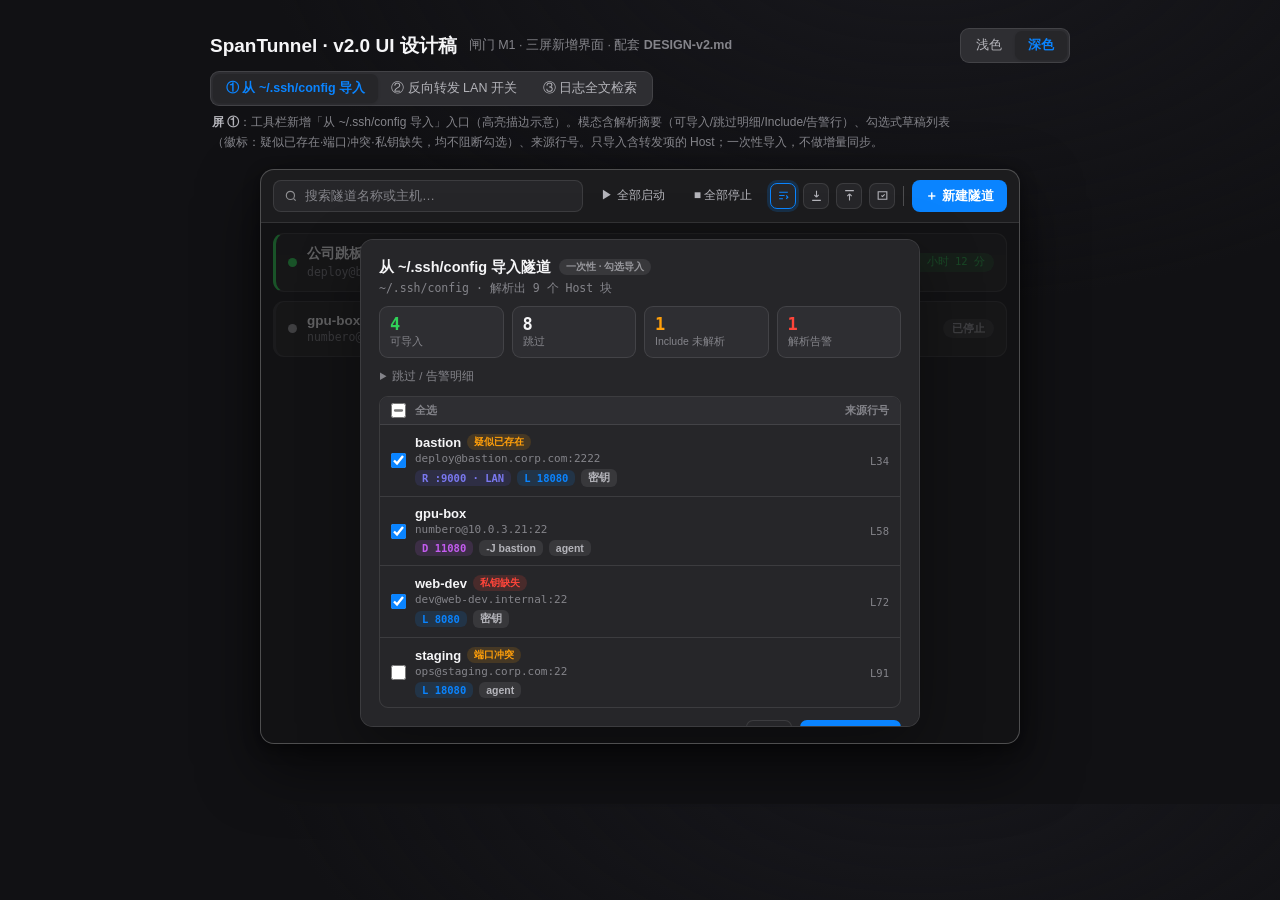
<file: docs/ui-v2-prototype.html>
<!DOCTYPE html>
<html lang="zh-CN" data-theme="dark">
<head>
<meta charset="utf-8">
<meta name="viewport" content="width=device-width, initial-scale=1">
<title>SpanTunnel · v2.0 UI 设计稿</title>
<style>
  /* ============ 主题令牌（与插件 css/style.css 同源） ============ */
  :root{
    --bg:#e9eaee; --bg-accent:#dfe2e9;
    --win-bg:#f5f5f7;
    --surface:#ffffff; --surface-2:#f2f3f5; --surface-3:#e4e5e9;
    --border:rgba(60,60,67,.12); --border-strong:rgba(60,60,67,.22);
    --text:#1d1d1f; --text-2:#57575c; --text-3:#8a8a8f;
    --accent:#007aff; --accent-press:#0064d1; --on-accent:#ffffff;
    --green:#28a745; --green-strong:#1f8f3a; --green-bg:rgba(52,199,89,.14);
    --amber:#b96b00; --amber-bg:rgba(255,159,10,.16);
    --red:#d70015;   --red-bg:rgba(255,59,48,.12);
    --grey:#6f6f74;  --grey-bg:rgba(142,142,147,.16);
    --shadow:0 24px 60px rgba(20,22,30,.20), 0 4px 16px rgba(20,22,30,.12);
    --mono:"SF Mono",SFMono-Regular,Menlo,Consolas,monospace;
    --sans:-apple-system,BlinkMacSystemFont,"SF Pro Text","Segoe UI",Roboto,"PingFang SC","Hiragino Sans GB","Microsoft YaHei",sans-serif;
  }
  :root[data-theme="dark"]{
    --bg:#111114; --bg-accent:#17171c;
    --win-bg:#1c1c1e;
    --surface:#262629; --surface-2:#2e2e32; --surface-3:#3a3a3f;
    --border:rgba(255,255,255,.10); --border-strong:rgba(255,255,255,.22);
    --text:#f5f5f7; --text-2:#b4b4ba; --text-3:#84848a;
    --accent:#0a84ff; --accent-press:#3395ff; --on-accent:#ffffff;
    --green:#30d158; --green-strong:#30d158; --green-bg:rgba(48,209,88,.16);
    --amber:#ff9f0a; --amber-bg:rgba(255,159,10,.15);
    --red:#ff453a;   --red-bg:rgba(255,69,58,.16);
    --grey:#98989d;  --grey-bg:rgba(152,152,157,.16);
    --shadow:0 24px 60px rgba(0,0,0,.55), 0 4px 16px rgba(0,0,0,.4);
  }
  *{box-sizing:border-box;margin:0;padding:0}
  body{font-family:var(--sans);color:var(--text);-webkit-font-smoothing:antialiased;
    background:radial-gradient(1100px 640px at 72% -10%, var(--bg-accent), transparent 60%), var(--bg);
    padding:28px 20px 60px}
  .board{max-width:860px;margin:0 auto}
  .board-head{display:flex;align-items:center;gap:12px;margin-bottom:8px;flex-wrap:wrap}
  .board-head h1{font-size:19px;font-weight:700}
  .board-head .sub{font-size:12.5px;color:var(--text-3)}
  .board-head .right{margin-left:auto;display:flex;gap:8px;align-items:center}
  .seg{display:flex;background:var(--surface-2);border:1px solid var(--border);border-radius:9px;padding:2px}
  .seg button{border:0;background:transparent;color:var(--text-2);font-family:inherit;font-size:12.5px;
    padding:6px 13px;border-radius:7px;cursor:pointer;font-weight:500;white-space:nowrap}
  .seg button.on{background:var(--surface);color:var(--accent);font-weight:600;box-shadow:0 1px 3px rgba(0,0,0,.14)}
  .note{font-size:12px;color:var(--text-3);line-height:1.7;margin:6px 2px 16px;max-width:760px}
  .note b{color:var(--text-2)}

  /* 模拟 uTools 窗口 */
  .win{width:760px;max-width:100%;background:var(--win-bg);border:1px solid var(--border-strong);
    border-radius:14px;box-shadow:var(--shadow);overflow:hidden;margin:0 auto}
  .screen{display:none}
  .screen.on{display:block}

  /* ============ 以下组件样式与插件 css/style.css 同源 ============ */
  .toolbar{display:flex;align-items:center;gap:7px;padding:10px 12px;border-bottom:1px solid var(--border)}
  .search{flex:1;display:flex;align-items:center;gap:7px;background:var(--surface);
    border:1px solid var(--border);border-radius:8px;padding:0 10px;height:32px;min-width:100px}
  .search svg{flex:none;opacity:.5}
  .search input{border:0;outline:0;background:transparent;flex:1;font-family:inherit;font-size:13px;color:var(--text)}
  .search input::placeholder{color:var(--text-3)}
  .btn{display:inline-flex;align-items:center;gap:5px;border-radius:8px;cursor:pointer;
    font-family:inherit;font-size:13px;font-weight:500;padding:0 12px;height:32px;
    border:1px solid var(--border);background:var(--surface);color:var(--text);white-space:nowrap}
  .btn:hover{filter:brightness(.97)}
  .btn.primary{background:var(--accent);border-color:transparent;color:var(--on-accent);font-weight:600}
  .btn.ghost{background:transparent;border-color:transparent;color:var(--text-2)}
  .btn.sm{height:28px;padding:0 10px;font-size:12px;border-radius:7px}
  .divider{width:1px;height:20px;background:var(--border-strong);margin:0 1px;flex:none}
  .icon-btn{width:26px;height:26px;border-radius:7px;border:1px solid var(--border);
    background:var(--surface);color:var(--text-2);cursor:pointer;display:inline-flex;
    align-items:center;justify-content:center;flex:none}
  .icon-btn:hover{background:var(--surface-2)}
  .icon-btn svg{width:13px;height:13px}
  .icon-btn.spot{border-color:var(--accent);color:var(--accent);box-shadow:0 0 0 3px rgba(10,132,255,.18)}
  .panel{position:relative;min-height:520px}
  .view{padding:10px 12px 18px}
  .card{background:var(--surface);border:1px solid var(--border);border-radius:11px;margin-bottom:9px;position:relative}
  .card.running{border-left:3px solid var(--green)}
  .card.stopped{border-left:3px solid var(--grey-bg)}
  .card-head{display:flex;align-items:center;gap:10px;padding:11px 12px;border-radius:11px}
  .status-dot{width:9px;height:9px;border-radius:50%;flex:none;background:var(--grey)}
  .card.running .status-dot{background:var(--green)}
  .card-id{flex:1;min-width:0}
  .card-name{font-size:13.5px;font-weight:600}
  .card-sub{font-family:var(--mono);font-size:11.5px;color:var(--text-3);margin-top:2px}
  .chip{display:inline-flex;align-items:center;gap:5px;font-size:11px;font-weight:600;
    padding:2px 9px;border-radius:20px;flex:none}
  .chip .up{font-weight:500;font-family:var(--mono);font-size:10.5px;opacity:.75}
  .chip.running{background:var(--green-bg);color:var(--green-strong)}
  .chip.stopped{background:var(--grey-bg);color:var(--grey)}
  .rules{padding:9px 12px 3px}
  .rules-title{font-size:11px;color:var(--text-3);letter-spacing:.5px;margin-bottom:6px;font-weight:600}
  .rule{display:flex;align-items:center;gap:9px;padding:7px 9px;border-radius:8px;
    background:var(--surface-2);margin-bottom:6px;font-family:var(--mono);font-size:11.5px}
  .rchip{font-family:var(--sans);font-size:10.5px;font-weight:700;padding:2px 7px;border-radius:5px;flex:none;letter-spacing:.3px}
  .rchip.L{background:rgba(10,132,255,.14);color:var(--accent)}
  .rchip.R{background:rgba(94,92,230,.14);color:#7a78f0}
  .rchip.D{background:rgba(191,90,242,.14);color:#c45cf0}
  .rule .map{color:var(--text);flex:1;overflow:hidden;text-overflow:ellipsis;white-space:nowrap}
  .sw{position:relative;width:30px;height:18px;flex:none;cursor:pointer;display:inline-block}
  .sw input{display:none}
  .sw .tr{position:absolute;inset:0;background:var(--surface-3);border-radius:20px;transition:background .15s}
  .sw .kn{position:absolute;top:2px;left:2px;width:14px;height:14px;border-radius:50%;
    background:#fff;box-shadow:0 1px 2px rgba(0,0,0,.3);transition:left .15s}
  .sw input:checked + .tr{background:var(--green)}
  .sw input:checked + .tr + .kn{left:14px}
  .card-foot{display:flex;align-items:center;gap:7px;padding:9px 12px 12px;border-top:1px solid var(--border)}
  .card-foot .spacer{flex:1}
  .card-body{border-top:1px solid var(--border)}
  .section{background:var(--surface);border:1px solid var(--border);border-radius:11px;padding:13px;margin-bottom:10px}
  .section h3{font-size:12.5px;font-weight:700;letter-spacing:.4px;color:var(--text-2);margin-bottom:11px;display:flex;align-items:center;gap:6px}
  .form-head{display:flex;align-items:center;gap:10px;padding-bottom:12px}
  .form-head h2{font-size:16px;font-weight:650;flex:1}
  .rule-edit{display:grid;grid-template-columns:96px 1fr 1fr 1fr 34px 26px;gap:8px;align-items:center;
    background:var(--surface-2);border-radius:9px;padding:9px}
  .rule-edit select,.rule-edit input{height:30px;border:1px solid var(--border);border-radius:7px;
    background:var(--win-bg);color:var(--text);font-family:var(--mono);font-size:12px;padding:0 8px;width:100%;outline:none}
  .rule-edit select{font-family:var(--sans)}
  .icon-btn.danger:hover{background:var(--red-bg);color:var(--red)}
  .modal-mask{position:absolute;inset:0;background:rgba(0,0,0,.35);z-index:50;
    display:flex;align-items:center;justify-content:center;padding:16px}
  .modal{background:var(--surface);border:1px solid var(--border);border-radius:13px;
    padding:18px;box-shadow:0 20px 60px rgba(0,0,0,.35)}
  .modal .row{display:flex;justify-content:flex-end;gap:8px}
  .logbox{background:#0e0f12;color:#c8ccd4;border-radius:10px;padding:12px 14px;
    font-family:var(--mono);font-size:11.5px;line-height:1.7;white-space:pre-wrap;word-break:break-all}
  .empty{display:flex;flex-direction:column;align-items:center;justify-content:center;
    padding:40px 20px;color:var(--text-3);text-align:center;gap:10px}
  .empty b{color:var(--text);font-size:14px}
  .empty span{font-size:12px;max-width:300px;line-height:1.7}

  /* ============ v2.0 新增样式（实现时并入 css/style.css） ============ */
  .chip.warn{background:var(--amber-bg);color:var(--amber)}

  /* 功能 B：规则子行 */
  .rule-wrap{margin-bottom:8px}
  .rule-wrap .rule-edit{margin-bottom:0}
  .rule-sub{background:var(--surface-2);border:1px dashed var(--border-strong);border-top:0;
    border-radius:0 0 9px 9px;padding:8px 11px;display:flex;align-items:flex-start;gap:9px;flex-wrap:wrap}
  .rule-sub .sw{margin-top:1px}
  .rule-sub .lbl{font-size:12px;color:var(--text-2);font-weight:500}
  .rule-sub .lbl b{color:var(--text)}
  .hint.warn{width:100%;background:var(--amber-bg);color:var(--amber);border-radius:8px;
    padding:8px 11px;font-size:11.5px;line-height:1.7;margin-top:2px}

  /* 信息密度原则：统计用数字卡片、明细用标签、长文本默认折叠 */
  .stat-grid{display:grid;grid-template-columns:repeat(4,1fr);gap:8px;margin-bottom:9px}
  .stat{background:var(--surface-2);border:1px solid var(--border);border-radius:9px;
    padding:8px 10px;display:flex;flex-direction:column;gap:1px}
  .stat b{font-size:17px;font-weight:700;font-family:var(--mono);line-height:1.15}
  .stat span{font-size:10.5px;color:var(--text-3);font-weight:500}
  .stat.ok b{color:var(--green)} .stat.warn b{color:var(--amber)} .stat.err b{color:var(--red)}
  .tagrow{display:flex;flex-wrap:wrap;gap:6px;align-items:center}
  .rtag{font-family:var(--mono);font-size:10.5px;font-weight:600;padding:2px 7px;border-radius:6px}
  .rtag.L{background:rgba(10,132,255,.14);color:var(--accent)}
  .rtag.R{background:rgba(94,92,230,.14);color:#7a78f0}
  .rtag.D{background:rgba(191,90,242,.14);color:#c45cf0}
  .rtag.j{background:var(--grey-bg);color:var(--text-2);font-family:var(--sans)}
  details.det{margin-bottom:10px}
  details.det summary{cursor:pointer;font-size:11.5px;color:var(--text-3);padding:2px 1px;user-select:none}
  details.det summary:hover{color:var(--text-2)}
  details.det .tagrow{margin-top:7px}

  /* 功能 A：导入模态 */
  .modal.wide{width:560px;max-width:100%;max-height:100%;overflow:auto}
  .modal.wide h4{font-size:14.5px;margin-bottom:4px;display:flex;align-items:center;gap:8px}
  .import-path{font-family:var(--mono);font-size:11.5px;color:var(--text-3);margin-bottom:10px}
  .import-list{border:1px solid var(--border);border-radius:9px;overflow:hidden;margin-bottom:12px}
  .import-row{display:flex;align-items:center;gap:9px;padding:9px 11px;border-bottom:1px solid var(--border);cursor:pointer}
  .import-row:last-child{border-bottom:0}
  .import-row:hover{background:var(--surface-2)}
  .import-row.head{background:var(--surface-2);font-size:11px;color:var(--text-3);font-weight:600;cursor:default;padding:6px 11px}
  .import-row input[type=checkbox]{width:15px;height:15px;accent-color:var(--accent);flex:none;cursor:pointer}
  .import-id{flex:1;min-width:0}
  .import-name{font-size:13px;font-weight:600;display:flex;align-items:center;gap:6px;flex-wrap:wrap}
  .import-conn{font-family:var(--mono);font-size:11px;color:var(--text-3);margin-top:2px}
  .import-rules{font-family:var(--mono);font-size:11px;color:var(--text-2);margin-top:3px;line-height:1.6}
  .import-line{font-family:var(--mono);font-size:10.5px;color:var(--text-3);flex:none}
  .badge{font-family:var(--sans);font-size:10px;font-weight:600;padding:1px 7px;border-radius:20px;flex:none}
  .badge.warn{background:var(--amber-bg);color:var(--amber)}
  .badge.err{background:var(--red-bg);color:var(--red)}
  .badge.grey{background:var(--grey-bg);color:var(--grey)}

  /* 功能 C：检索视图 */
  .search-head{display:flex;align-items:center;gap:8px;padding-bottom:10px}
  .search-head .q{flex:1;display:flex;align-items:center;gap:7px;background:var(--surface);
    border:1px solid var(--border);border-radius:8px;padding:0 10px;height:32px}
  .search-head .q input{border:0;outline:0;background:transparent;flex:1;font-family:var(--mono);font-size:12.5px;color:var(--text)}
  .aa{font-size:11px;font-weight:700;color:var(--text-3);border:1px solid var(--border);border-radius:6px;
    padding:2px 6px;cursor:pointer;background:var(--surface-2);flex:none;user-select:none}
  .aa.on{color:var(--accent);border-color:var(--accent);background:rgba(10,132,255,.1)}
  .search-sum{font-size:12px;color:var(--text-3);padding:0 2px 9px}
  .search-sum b{color:var(--text)}
  .sres-group{background:var(--surface);border:1px solid var(--border);border-radius:11px;margin-bottom:9px;overflow:hidden}
  .sres-head{display:flex;align-items:center;gap:8px;padding:9px 12px;border-bottom:1px solid var(--border)}
  .sres-head b{font-size:13px}
  .sres-head .id{font-family:var(--mono);font-size:10.5px;color:var(--text-3)}
  .sres-head .right{margin-left:auto;display:flex;gap:7px;align-items:center}
  .sres-hit{padding:8px 12px;border-bottom:1px solid var(--border)}
  .sres-hit:last-child{border-bottom:0}
  .sres-ctx{background:#0e0f12;border-radius:8px;padding:8px 11px;font-family:var(--mono);
    font-size:11px;line-height:1.75;color:#7d828c;overflow-x:auto;white-space:pre}
  .sres-ctx .hitline{color:#e6e8ee;background:rgba(255,214,10,.10);display:block;margin:0 -11px;padding:0 11px}
  .sres-ctx .ln{display:inline-block;min-width:34px;color:#565b66;text-align:right;margin-right:10px;user-select:none}
  mark{background:rgba(255,214,10,.28);color:inherit;border-radius:3px;padding:0 1px}
  .sres-ctx mark{background:rgba(255,214,10,.35);color:#ffd60a}
</style>
</head>
<body>
<div class="board">

  <div class="board-head">
    <h1>SpanTunnel · v2.0 UI 设计稿</h1>
    <span class="sub">闸门 M1 · 三屏新增界面 · 配套 <b>DESIGN-v2.md</b></span>
    <span class="right">
      <span class="seg" id="themeSeg">
        <button data-t="light">浅色</button>
        <button data-t="dark" class="on">深色</button>
      </span>
    </span>
  </div>
  <div class="seg" id="screenSeg" style="margin-bottom:4px;width:max-content">
    <button data-s="s1" class="on">① 从 ~/.ssh/config 导入</button>
    <button data-s="s2">② 反向转发 LAN 开关</button>
    <button data-s="s3">③ 日志全文检索</button>
  </div>
  <div class="note" id="note"></div>

  <div class="win">

    <!-- ============ 屏 1：导入模态 ============ -->
    <div class="screen on" id="s1">
      <div class="toolbar">
        <div class="search">
          <svg width="14" height="14" viewBox="0 0 24 24" fill="none" stroke="currentColor" stroke-width="2"><circle cx="11" cy="11" r="7"/><path d="m20 20-3.5-3.5"/></svg>
          <input placeholder="搜索隧道名称或主机…">
        </div>
        <button class="btn ghost sm">▶ 全部启动</button>
        <button class="btn ghost sm">■ 全部停止</button>
        <button class="icon-btn spot" title="从 ~/.ssh/config 导入（新增入口）"><svg viewBox="0 0 24 24" fill="none" stroke="currentColor" stroke-width="2"><path d="M4 6h16M4 12h10M4 18h7"/><path d="m17 15 3 3-3 3" transform="translate(0,-3)"/></svg></button>
        <button class="icon-btn" title="导入配置 JSON"><svg viewBox="0 0 24 24" fill="none" stroke="currentColor" stroke-width="2"><path d="M12 3v12m0 0 4-4m-4 4-4-4M4 21h16"/></svg></button>
        <button class="icon-btn" title="导出配置"><svg viewBox="0 0 24 24" fill="none" stroke="currentColor" stroke-width="2"><path d="M12 21V9m0 0 4 4m-4-4-4 4M4 3h16"/></svg></button>
        <button class="icon-btn" title="日志检索（新增入口）"><svg viewBox="0 0 24 24" fill="none" stroke="currentColor" stroke-width="2"><path d="M4 5h16v14H4z"/><path d="m10 12 2 2 4-4"/></svg></button>
        <div class="divider"></div>
        <button class="btn primary">＋ 新建隧道</button>
      </div>
      <div class="panel">
        <div class="view" style="filter:blur(0);opacity:.55;pointer-events:none">
          <div class="card running"><div class="card-head"><span class="status-dot"></span>
            <div class="card-id"><div class="card-name">公司跳板机</div><div class="card-sub">deploy@bastion.corp.com:2222 · 2 条启用规则</div></div>
            <span class="chip running">运行中<span class="up">3 小时 12 分</span></span></div></div>
          <div class="card stopped"><div class="card-head"><span class="status-dot"></span>
            <div class="card-id"><div class="card-name">gpu-box</div><div class="card-sub">numbero@10.0.3.21:22 · 1 条启用规则</div></div>
            <span class="chip stopped">已停止</span></div></div>
        </div>

        <!-- 导入模态 -->
        <div class="modal-mask">
          <div class="modal wide">
            <h4>从 ~/.ssh/config 导入隧道
              <span class="badge grey">一次性 · 勾选导入</span></h4>
            <div class="import-path">~/.ssh/config · 解析出 9 个 Host 块</div>

            <div class="stat-grid">
              <div class="stat ok"><b>4</b><span>可导入</span></div>
              <div class="stat"><b>8</b><span>跳过</span></div>
              <div class="stat warn"><b>1</b><span>Include 未解析</span></div>
              <div class="stat err"><b>1</b><span>解析告警</span></div>
            </div>
            <details class="det">
              <summary>跳过 / 告警明细</summary>
              <div class="tagrow">
                <span class="badge grey">通配符 Host * · dev-*</span>
                <span class="badge grey">Match 块 ×1</span>
                <span class="badge grey">无转发项 ×5</span>
                <span class="badge warn">Include ~/.ssh/conf.d/work（不跟进）</span>
                <span class="badge err">L102 LocalForward 8080 缺目标，已忽略</span>
              </div>
            </details>

            <div class="import-list">
              <div class="import-row head">
                <input type="checkbox" id="ckAll" checked><span>全选</span>
                <span style="margin-left:auto">来源行号</span>
              </div>

              <label class="import-row">
                <input type="checkbox" class="ck" checked>
                <div class="import-id">
                  <div class="import-name">bastion <span class="badge warn">疑似已存在</span></div>
                  <div class="import-conn">deploy@bastion.corp.com:2222</div>
                  <div class="tagrow" style="margin-top:4px">
                    <span class="rtag R">R :9000 · LAN</span>
                    <span class="rtag L">L 18080</span>
                    <span class="rtag j">密钥</span>
                  </div>
                </div>
                <span class="import-line">L34</span>
              </label>

              <label class="import-row">
                <input type="checkbox" class="ck" checked>
                <div class="import-id">
                  <div class="import-name">gpu-box</div>
                  <div class="import-conn">numbero@10.0.3.21:22</div>
                  <div class="tagrow" style="margin-top:4px">
                    <span class="rtag D">D 11080</span>
                    <span class="rtag j">-J bastion</span>
                    <span class="rtag j">agent</span>
                  </div>
                </div>
                <span class="import-line">L58</span>
              </label>

              <label class="import-row">
                <input type="checkbox" class="ck" checked>
                <div class="import-id">
                  <div class="import-name">web-dev <span class="badge err">私钥缺失</span></div>
                  <div class="import-conn">dev@web-dev.internal:22</div>
                  <div class="tagrow" style="margin-top:4px">
                    <span class="rtag L">L 8080</span>
                    <span class="rtag j">密钥</span>
                  </div>
                </div>
                <span class="import-line">L72</span>
              </label>

              <label class="import-row">
                <input type="checkbox" class="ck">
                <div class="import-id">
                  <div class="import-name">staging <span class="badge warn">端口冲突</span></div>
                  <div class="import-conn">ops@staging.corp.com:22</div>
                  <div class="tagrow" style="margin-top:4px">
                    <span class="rtag L">L 18080</span>
                    <span class="rtag j">agent</span>
                  </div>
                </div>
                <span class="import-line">L91</span>
              </label>
            </div>

            <div class="row">
              <button class="btn sm">取消</button>
              <button class="btn sm primary" id="importBtn">导入所选（3）</button>
            </div>
          </div>
        </div>
      </div>
    </div>

    <!-- ============ 屏 2：表单 R 规则子行 + 列表 LAN 徽标 ============ -->
    <div class="screen" id="s2">
      <div class="panel"><div class="view">
        <div class="form-head">
          <button class="btn ghost sm">← 返回</button>
          <h2>编辑隧道 · 公司跳板机</h2>
        </div>

        <div class="section">
          <h3>转发规则 <span style="font-weight:400;color:var(--text-3)">（一个隧道可多条）</span></h3>

          <div class="rule-wrap" style="margin-bottom:8px">
            <div class="rule-edit">
              <select><option>本地转发</option></select>
              <input value="18080"><input value="127.0.0.1"><input value="8000">
              <label class="sw"><input type="checkbox" checked><span class="tr"></span><span class="kn"></span></label>
              <button class="icon-btn danger"><svg viewBox="0 0 24 24" fill="none" stroke="currentColor" stroke-width="1.8"><path d="M18 6 6 18M6 6l12 12"/></svg></button>
            </div>
          </div>

          <!-- R 规则：新增子行（LAN 开关 + 风险提示） -->
          <div class="rule-wrap">
            <div class="rule-edit">
              <select><option>反向转发</option></select>
              <input value="9000" placeholder="远端监听端口"><input value="127.0.0.1"><input value="9000">
              <label class="sw"><input type="checkbox" checked><span class="tr"></span><span class="kn"></span></label>
              <button class="icon-btn danger"><svg viewBox="0 0 24 24" fill="none" stroke="currentColor" stroke-width="1.8"><path d="M18 6 6 18M6 6l12 12"/></svg></button>
            </div>
            <div class="rule-sub">
              <label class="sw"><input type="checkbox" id="bindAllCk" checked><span class="tr"></span><span class="kn"></span></label>
              <span class="lbl"><b>允许远端局域网访问</b>（远端绑 0.0.0.0，默认仅 127.0.0.1）</span>
              <div class="hint warn" id="bindAllWarn">
                ⚠ 远端端口对远端网络内所有主机可见<br>
                ⚠ 需远端 sshd 开启 GatewayPorts 才生效，否则静默降级 127.0.0.1<br>
                ⚠ 请先确认远端防火墙 / 安全组
              </div>
            </div>
          </div>

          <div class="rule-wrap" style="margin-top:8px">
            <div class="rule-edit">
              <select><option>动态 SOCKS</option></select>
              <input value="11080"><input disabled placeholder="（无需目标）" style="opacity:.45"><input disabled placeholder="—" style="opacity:.45">
              <label class="sw"><input type="checkbox" checked><span class="tr"></span><span class="kn"></span></label>
              <button class="icon-btn danger"><svg viewBox="0 0 24 24" fill="none" stroke="currentColor" stroke-width="1.8"><path d="M18 6 6 18M6 6l12 12"/></svg></button>
            </div>
          </div>
          <button class="btn sm" style="margin-top:8px">＋ 添加规则</button>
        </div>

        <!-- 保存后列表视图的呈现 -->
        <div style="font-size:11px;color:var(--text-3);letter-spacing:.5px;font-weight:600;margin:14px 2px 8px">保存后 · 列表视图呈现</div>
        <div class="card running">
          <div class="card-head"><span class="status-dot"></span>
            <div class="card-id"><div class="card-name">公司跳板机</div><div class="card-sub">deploy@bastion.corp.com:2222 · 3 条启用规则</div></div>
            <span class="chip running">运行中<span class="up">3 小时 12 分</span></span></div>
          <div class="card-body"><div class="rules">
            <div class="rules-title">转发规则 · 3 条</div>
            <div class="rule"><span class="rchip L">本地</span><span class="map">18080 → 127.0.0.1:8000</span>
              <label class="sw"><input type="checkbox" checked><span class="tr"></span><span class="kn"></span></label></div>
            <div class="rule"><span class="rchip R">反向</span><span class="map">远端 :9000 → 127.0.0.1:9000 · LAN</span>
              <span class="chip warn">LAN</span>
              <label class="sw"><input type="checkbox" checked><span class="tr"></span><span class="kn"></span></label></div>
            <div class="rule"><span class="rchip D">动态</span><span class="map">11080（SOCKS5）</span>
              <label class="sw"><input type="checkbox" checked><span class="tr"></span><span class="kn"></span></label></div>
          </div></div>
        </div>
      </div></div>
    </div>

    <!-- ============ 屏 3：日志全文检索 ============ -->
    <div class="screen" id="s3">
      <div class="panel"><div class="view">
        <div class="search-head">
          <button class="btn ghost sm">← 返回</button>
          <div class="q">
            <svg width="14" height="14" viewBox="0 0 24 24" fill="none" stroke="currentColor" stroke-width="2" style="opacity:.5;flex:none"><circle cx="11" cy="11" r="7"/><path d="m20 20-3.5-3.5"/></svg>
            <input value="denied" placeholder="搜索全部隧道日志…（回车即搜）">
            <span class="aa" id="aaBtn" title="区分大小写">Aa</span>
          </div>
          <button class="btn sm primary">搜索</button>
        </div>
        <div class="search-sum tagrow">
          <span class="chip warn">3 处命中</span>
          <span class="badge grey">2 个文件</span>
          <span class="badge grey">扫描 8</span>
          <span class="badge grey">23 ms</span>
          <span class="rtag j">denied</span>
        </div>

        <div class="sres-group">
          <div class="sres-head">
            <b>公司跳板机</b><span class="id">tunnel_x8k2m9</span>
            <span class="chip stopped" style="background:var(--grey-bg)">2 处命中</span>
            <span class="right"><button class="btn sm ghost">查看日志 →</button></span>
          </div>
          <div class="sres-hit">
            <div class="sres-ctx"><span class="ln">141</span>debug1: Next authentication method: password
<span class="hitline"><span class="ln">142</span>deploy@bastion.corp.com's password: Permission <mark>denied</mark>, please try again.</span>
<span class="ln">143</span>debug1: Authentications that can continue: publickey,password</div>
          </div>
          <div class="sres-hit">
            <div class="sres-ctx"><span class="ln">158</span>debug1: No more authentication methods to try.
<span class="hitline"><span class="ln">159</span>deploy@bastion.corp.com: Permission <mark>denied</mark> (publickey,password).</span>
<span class="ln">160</span>—— 进程退出（exit 255）——</div>
          </div>
        </div>

        <div class="sres-group">
          <div class="sres-head">
            <b style="color:var(--text-3)">（隧道已删除）</b><span class="id">tunnel_m3k2p7</span>
            <span class="chip stopped" style="background:var(--grey-bg)">1 处命中</span>
            <span class="chip warn">已达 50 条上限，截断</span>
            <span class="right"><button class="btn sm ghost">查看日志 →</button></span>
          </div>
          <div class="sres-hit">
            <div class="sres-ctx"><span class="ln">7</span>debug1: Connecting to 10.0.3.21 port 22.
<span class="hitline"><span class="ln">8</span>numbero@10.0.3.21: Permission <mark>denied</mark> (publickey).</span>
<span class="ln">9</span>—— 进程退出（exit 255）——</div>
          </div>
        </div>

        <div class="empty" style="padding:22px">
          <b>空态示意</b>
          <span>没有命中「denied」的日志。换个关键词，或先启动几条隧道产生日志。</span>
        </div>
      </div></div>
    </div>

  </div>
</div>

<script>
  // 主题切换
  var themeSeg = document.getElementById('themeSeg');
  themeSeg.addEventListener('click', function (e) {
    var b = e.target.closest('button'); if (!b) return;
    document.documentElement.setAttribute('data-theme', b.dataset.t);
    Array.prototype.forEach.call(themeSeg.children, function (x) { x.classList.toggle('on', x === b); });
  });
  // 屏幕切换
  var notes = {
    s1: '<b>屏 ①</b>：工具栏新增「从 ~/.ssh/config 导入」入口（高亮描边示意）。模态含解析摘要（可导入/跳过明细/Include/告警行）、勾选式草稿列表（徽标：疑似已存在·端口冲突·私钥缺失，均不阻断勾选）、来源行号。只导入含转发项的 Host；一次性导入，不做增量同步。',
    s2: '<b>屏 ②</b>：表单规则行下方，type=反向转发 时渲染子行——「允许远端局域网访问」开关（默认关=仅绑 127.0.0.1）。开启时展示琥珀风险三要点（对远端网络可见 / 需远端 GatewayPorts 配合否则静默降级 / 确认防火墙策略）。保存后列表规则行追加 LAN 徽标。可点开关试试联动。',
    s3: '<b>屏 ③</b>：工具栏「日志检索」入口 → 独立视图。关键词搜索全部隧道日志（~/.utools-ssh-tunnel/logs/*.log），按隧道分组、命中行 ± 1 行上下文、mark 高亮、行号可与 grep -n 对照；Aa 切换大小写敏感；组头可跳转对应日志视图（返回仍回检索页）；已删除隧道的遗留日志同样可检索；单文件命中达上限显示截断徽标。'
  };
  var screenSeg = document.getElementById('screenSeg');
  function showScreen(id) {
    Array.prototype.forEach.call(document.querySelectorAll('.screen'), function (s) { s.classList.toggle('on', s.id === id); });
    Array.prototype.forEach.call(screenSeg.children, function (x) { x.classList.toggle('on', x.dataset.s === id); });
    document.getElementById('note').innerHTML = notes[id];
  }
  screenSeg.addEventListener('click', function (e) {
    var b = e.target.closest('button'); if (!b) return;
    showScreen(b.dataset.s);
  });
  showScreen('s1');

  // 屏 1：全选 / 计数联动
  var cks = Array.prototype.slice.call(document.querySelectorAll('.ck'));
  var ckAll = document.getElementById('ckAll');
  var importBtn = document.getElementById('importBtn');
  function syncImport() {
    var n = cks.filter(function (c) { return c.checked; }).length;
    importBtn.textContent = '导入所选（' + n + '）';
    ckAll.checked = n === cks.length;
    ckAll.indeterminate = n > 0 && n < cks.length;
  }
  cks.forEach(function (c) { c.addEventListener('change', syncImport); });
  ckAll.addEventListener('change', function () { cks.forEach(function (c) { c.checked = ckAll.checked; }); syncImport(); });
  syncImport();

  // 屏 2：bindAll 开关联动风险提示
  var bindAllCk = document.getElementById('bindAllCk');
  var bindAllWarn = document.getElementById('bindAllWarn');
  bindAllCk.addEventListener('change', function () {
    bindAllWarn.style.display = bindAllCk.checked ? '' : 'none';
  });

  // 屏 3：Aa 大小写 chip
  var aaBtn = document.getElementById('aaBtn');
  aaBtn.addEventListener('click', function () { aaBtn.classList.toggle('on'); });
</script>
</body>
</html>
</file>
